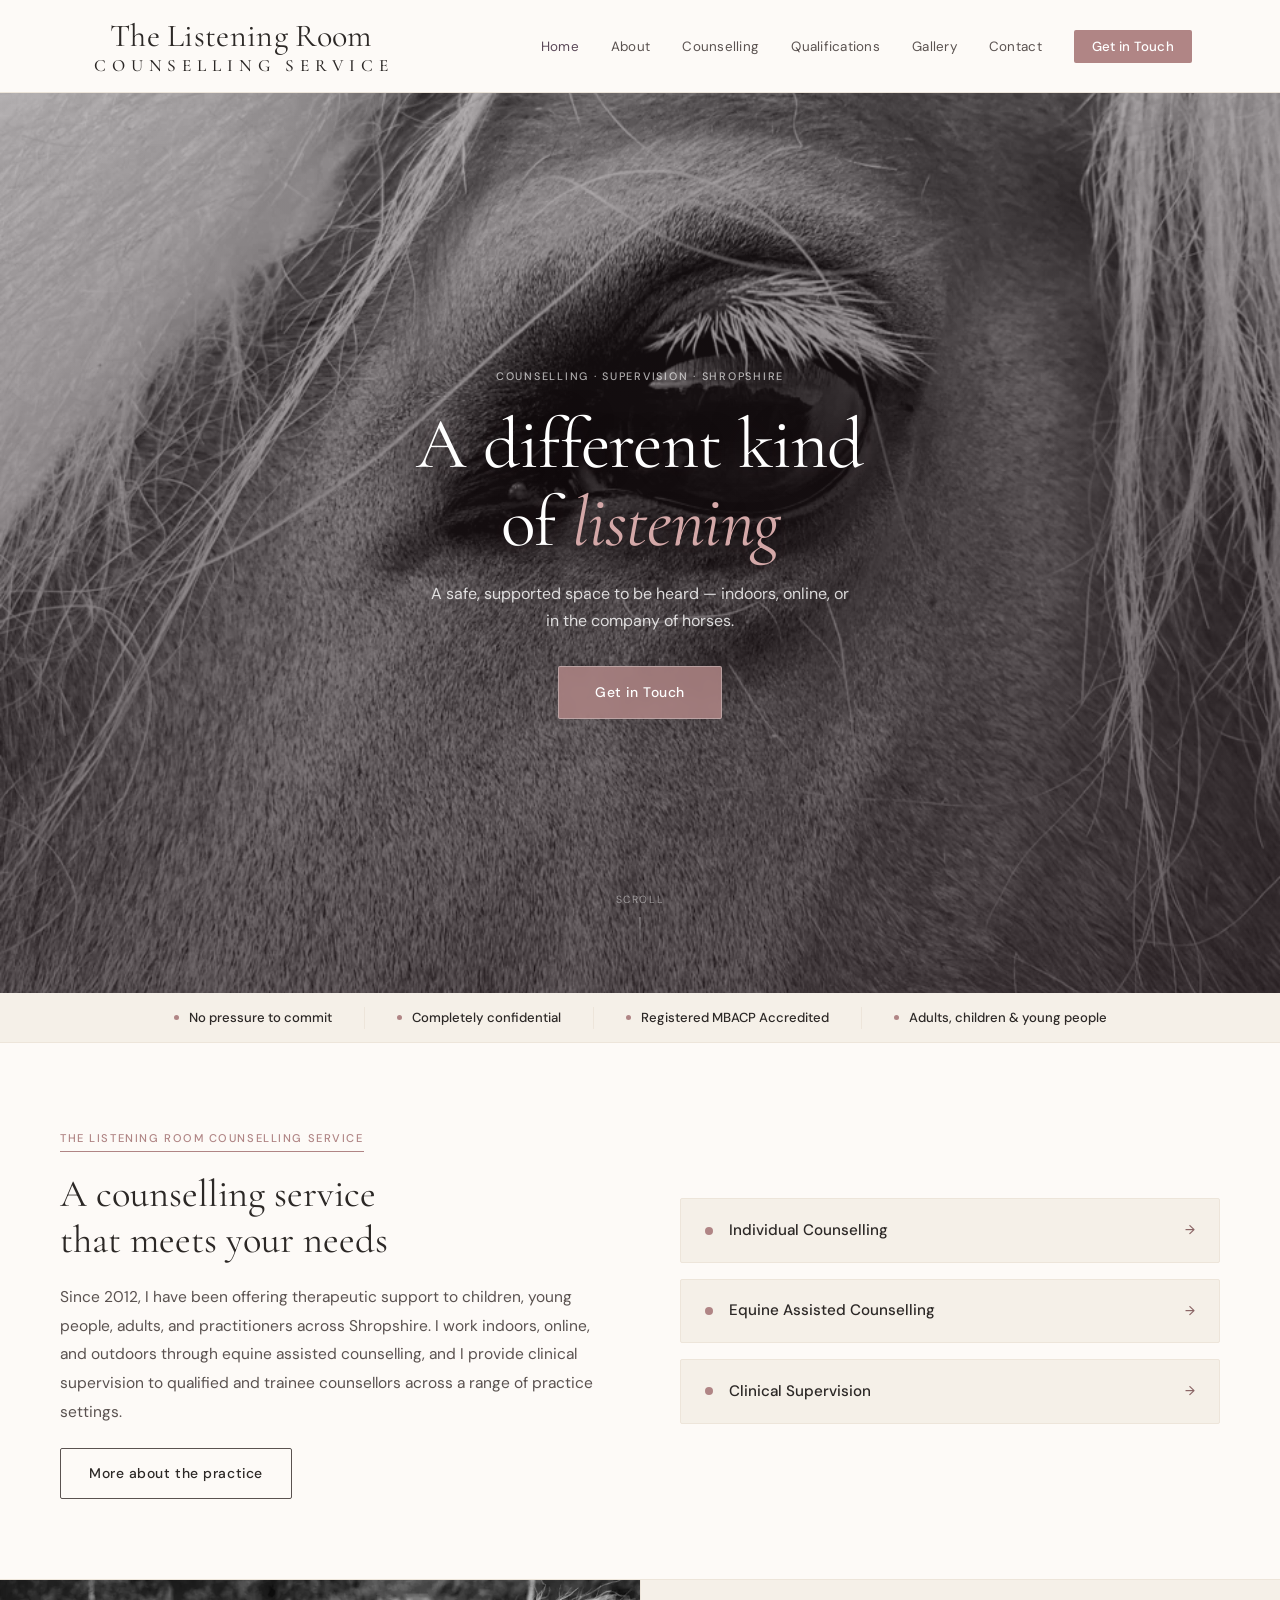
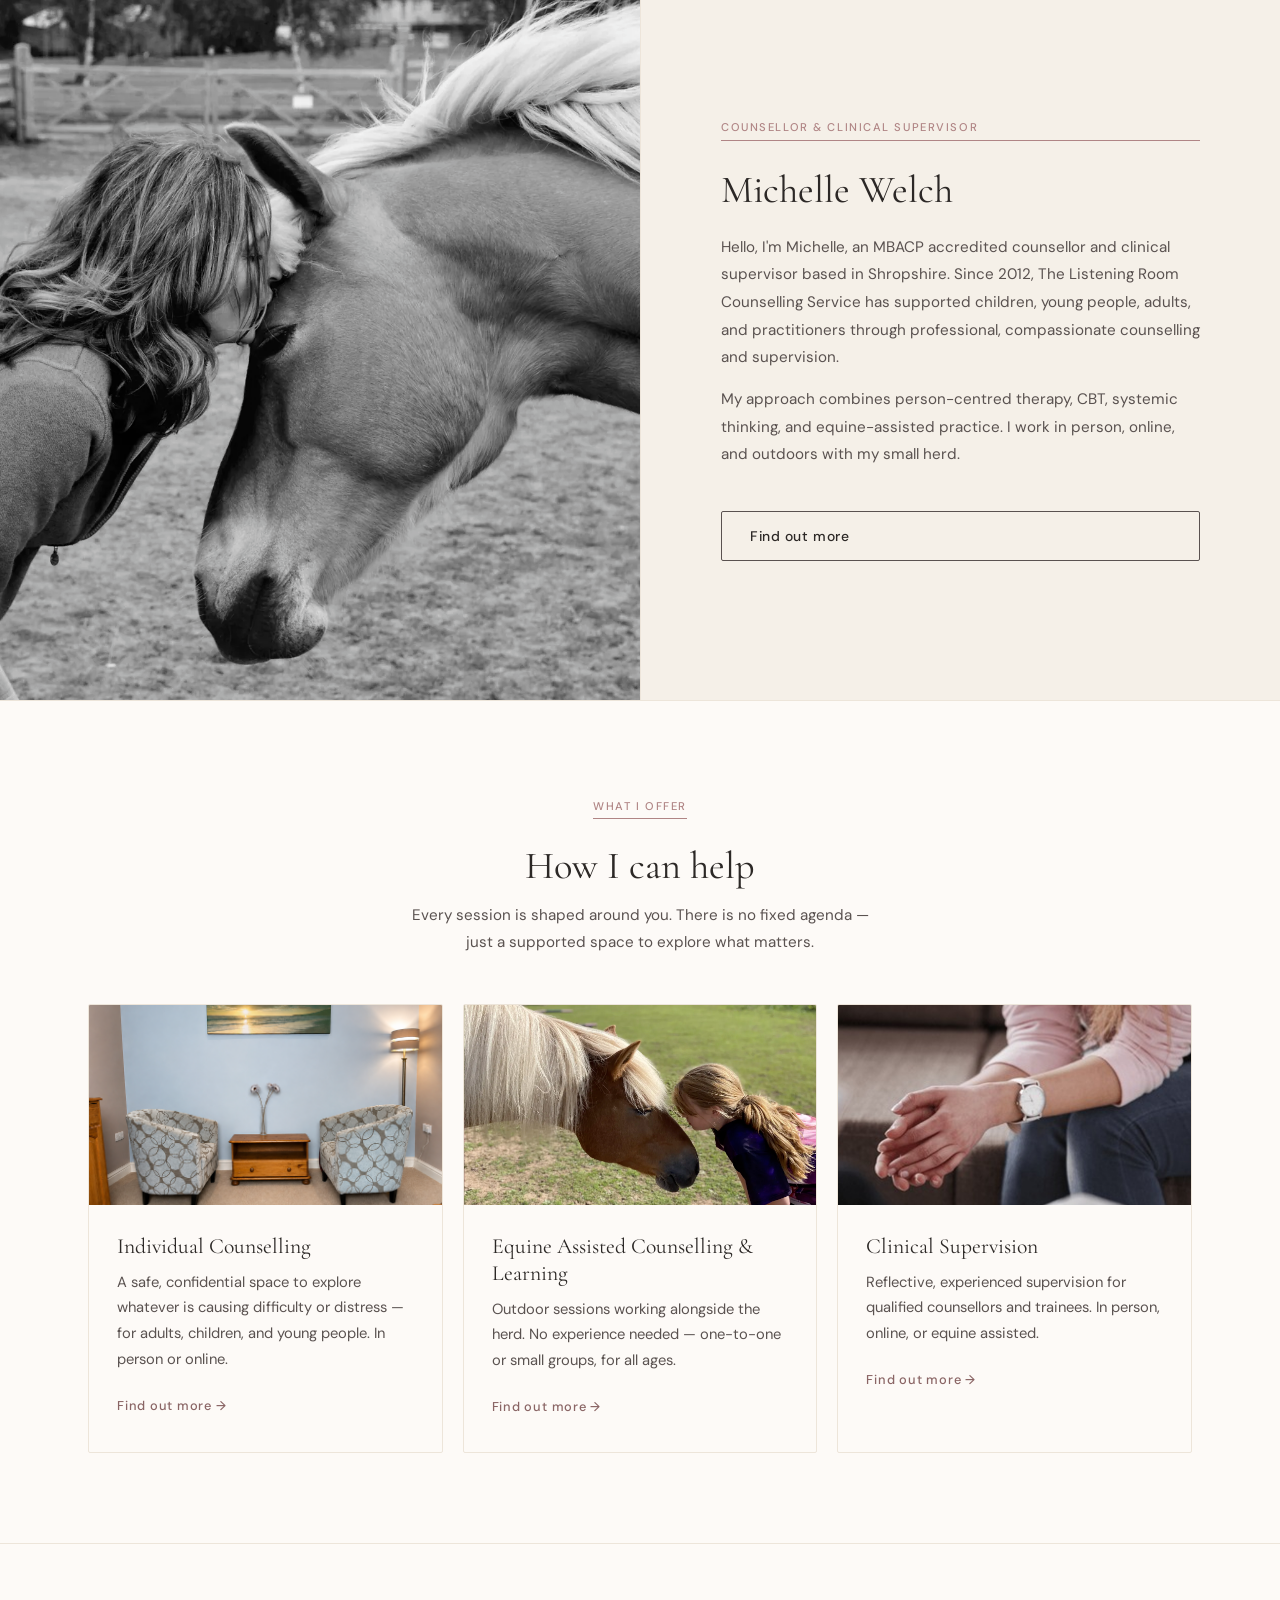
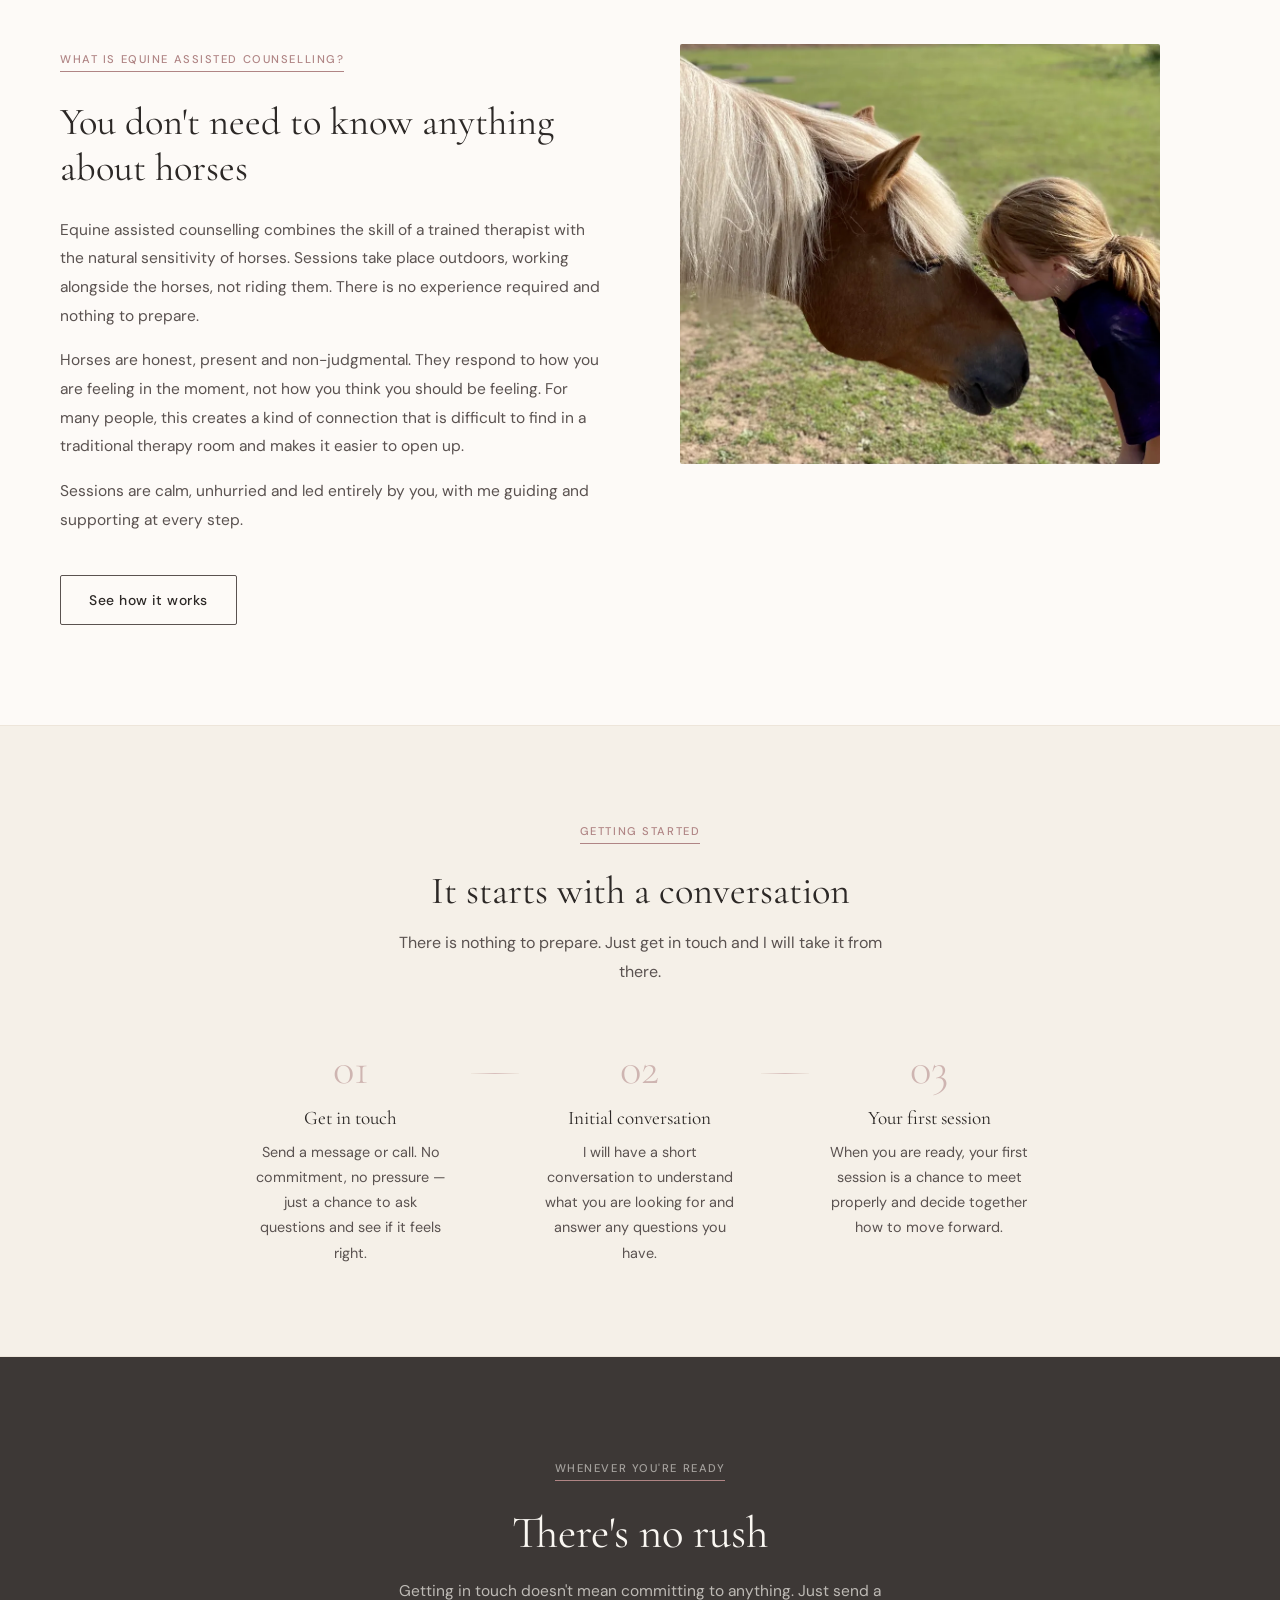
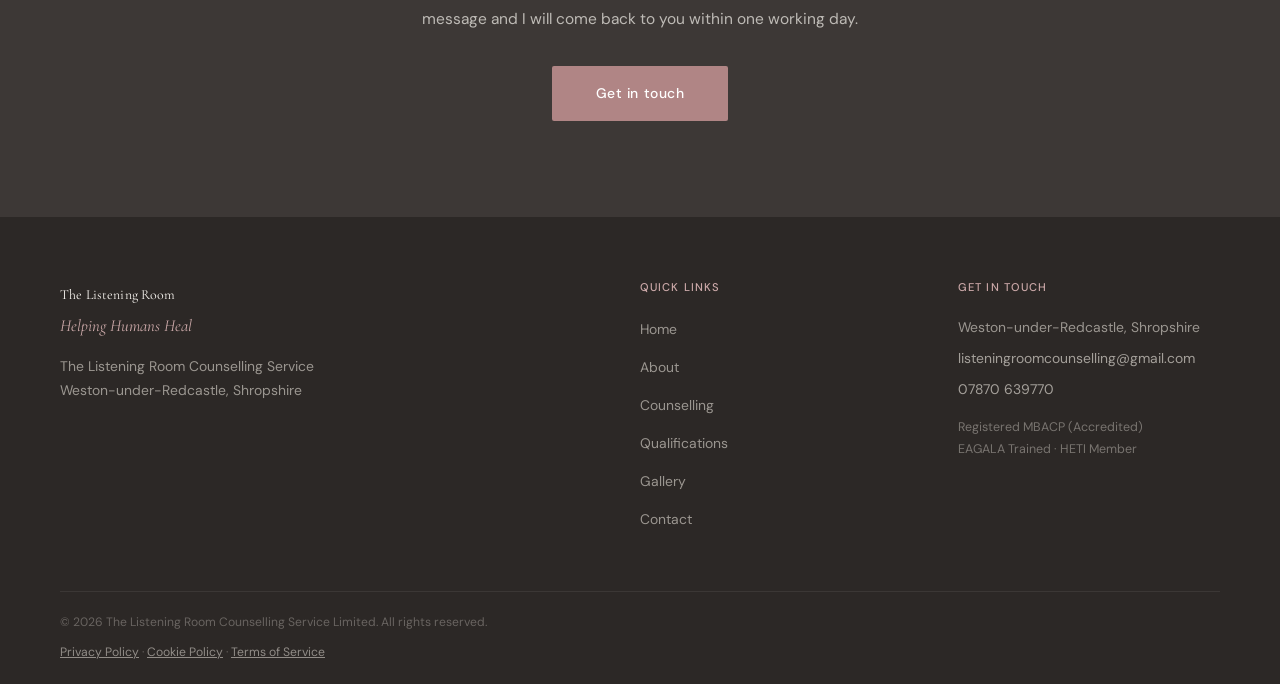
<file: index.html>
<!DOCTYPE html>
<html lang="en">
<head>
  <meta charset="UTF-8" />
  <meta name="viewport" content="width=device-width, initial-scale=1.0" />
  <title>The Listening Room Counselling Service | Shropshire</title>
  <meta name="description" content="Professional counselling, equine assisted counselling and clinical supervision for children, young people and adults in Shropshire. Michelle Welch, Registered MBACP Accredited." />
  <meta property="og:title" content="The Listening Room Counselling Service">
<meta property="og:description" content="Professional counselling, equine assisted counselling and clinical supervision for children, young people and adults in Shropshire. Michelle Welch, Registered MBACP Accredited.">
<meta property="og:image" content="https://listeningroomcounsellingservice.com/images/hero.jpg">
<script type="application/ld+json">
{
  "@context": "https://schema.org",
  "@type": "LocalBusiness",
  "name": "The Listening Room Counselling Service",
  "image": "https://listeningroomcounsellingservice.com/images/hero.jpg",
  "url": "https://listeningroomcounsellingservice.com",
  "telephone": "+447870639770",
  "address": {
    "@type": "PostalAddress",
    "streetAddress": "Parkside, Weston-under-Redcastle",
    "addressLocality": "Shrewsbury",
    "addressRegion": "Shropshire",
    "postalCode": "SY4 5UX",
    "addressCountry": "GB"
  },
  "areaServed": "North Shropshire",
  "description": "Professional counselling, equine assisted counselling and clinical supervision for children, young people and adults in Shropshire. Michelle Welch, Registered MBACP Accredited."
}
</script>
  <link rel="stylesheet" href="css/style.css" />
  <style>

    /* ── INTRO SECTION ──────────────────────────── */
    .practice-intro {
      padding: 80px 28px;
      background-color: var(--warm-white);
      border-bottom: 1px solid var(--cream-dark);
    }

    .practice-intro-inner {
      max-width: var(--max-width);
      margin: 0 auto;
      display: grid;
      grid-template-columns: 1fr 1fr;
      gap: 80px;
      align-items: center;
    }

    .practice-intro-text h2 {
      font-size: clamp(1.8rem, 3vw, 2.4rem);
      margin: 8px 0 20px;
      line-height: 1.2;
    }

    .practice-intro-text p {
      font-size: 0.97rem;
      max-width: none;
      line-height: 1.85;
      margin-bottom: 14px;
    }

    .practice-intro-text .practitioner-title {
      font-size: 0.9rem;
      font-weight: 500;
      color: var(--charcoal-light);
      margin-bottom: 4px;
      max-width: none;
      line-height: 1.5;
    }

    /* ── THREE SERVICES EQUAL ───────────────────── */
    .services-equal {
      display: flex;
      flex-direction: column;
      gap: 16px;
    }

    .service-equal-item {
      display: flex;
      align-items: center;
      gap: 16px;
      padding: 20px 24px;
      background-color: var(--linen);
      border: 1px solid var(--cream-dark);
      border-radius: 2px;
      transition: var(--transition);
      text-decoration: none;
    }

    .service-equal-item:hover {
      border-color: var(--rose-light);
      background-color: var(--warm-white);
    }

    .service-equal-dot {
      width: 8px;
      height: 8px;
      border-radius: 50%;
      background-color: var(--rose);
      flex-shrink: 0;
    }

    .service-equal-item p {
      font-size: 0.95rem;
      font-weight: 500;
      color: var(--charcoal);
      max-width: none;
      line-height: 1;
    }

    .service-equal-arrow {
      margin-left: auto;
      font-size: 0.8rem;
      color: var(--rose-dark);
      font-weight: 500;
    }

    @media (max-width: 768px) {
      .practice-intro-inner {
        grid-template-columns: 1fr;
        gap: 40px;
      }
    }

   .equine-img-accent {
  background-position: center 40%;
}

  </style>
</head>
<body>

  <!-- NAV -->
  <nav>
    <div class="nav-inner">
<a href="index.html" class="nav-logo">The Listening Room<span class="nav-logo-sub">Counselling Service</span></a>
      <button class="nav-toggle" aria-label="Toggle navigation">
        <span></span><span></span><span></span>
      </button>
      <ul class="nav-links">
        <li><a href="index.html" class="active">Home</a></li>
        <li><a href="pages/about.html">About</a></li>
        <li><a href="pages/counselling.html">Counselling</a></li>
        <li><a href="pages/qualifications.html">Qualifications</a></li>
        <li><a href="pages/gallery.html">Gallery</a></li>
        <li><a href="pages/contact.html">Contact</a></li>
        <li><a href="pages/contact.html" class="nav-cta">Get in Touch</a></li>
      </ul>
    </div>
  </nav>

  <!-- HERO -->
  <section class="hero-fullbleed">
    <div class="hero-bg" style="background-image: url('images/horse-eye.jpg');"></div>
    <div class="hero-overlay"></div>
    <div class="hero-fullbleed-content">
      <span class="hero-label">Counselling · Supervision · Shropshire</span>
      <h1>A different kind<br>of <em class="hero-em">listening</em></h1>
      <p class="hero-sub">A safe, supported space to be heard — indoors, online, or in the company of horses.</p>
      <a href="pages/contact.html" class="btn btn-hero">Get in Touch</a>
    </div>
    <div class="hero-scroll-indicator">
      <span>Scroll</span>
      <div class="hero-scroll-line"></div>
    </div>
  </section>

  <!-- REASSURANCE STRIP -->
  <section class="reassurance-strip">
    <div class="reassurance-inner">
      <div class="reassurance-item">
        <span class="reassurance-dot"></span>
        <p>No pressure to commit</p>
      </div>
      <div class="reassurance-divider"></div>
      <div class="reassurance-item">
        <span class="reassurance-dot"></span>
        <p>Completely confidential</p>
      </div>
      <div class="reassurance-divider"></div>
      <div class="reassurance-item">
        <span class="reassurance-dot"></span>
        <p>Registered MBACP Accredited</p>
      </div>
      <div class="reassurance-divider"></div>
      <div class="reassurance-item">
        <span class="reassurance-dot"></span>
        <p>Adults, children &amp; young people</p>
      </div>
    </div>
  </section>

  <!-- PRACTICE INTRO -->
  <section class="practice-intro">
    <div class="practice-intro-inner">
      <div class="practice-intro-text reveal reveal-left">
        <span class="section-label">The Listening Room Counselling Service</span>
        <h2>A counselling service<br>that meets your needs</h2>
        <p>Since 2012, I have been offering therapeutic support to children, young people, adults, and practitioners across Shropshire. I work indoors, online, and outdoors through equine assisted counselling, and I provide clinical supervision to qualified and trainee counsellors across a range of practice settings.</p>
<a href="pages/about.html" class="btn btn-outline" style="margin-top: 8px;">More about the practice</a>
      </div>
      <div class="reveal reveal-right">
        <div class="services-equal">
          <a href="pages/counselling.html#individual" class="service-equal-item">
            <span class="service-equal-dot"></span>
            <p>Individual Counselling</p>
            <span class="service-equal-arrow">→</span>
          </a>
          <a href="pages/counselling.html#equine" class="service-equal-item">
            <span class="service-equal-dot"></span>
            <p>Equine Assisted Counselling</p>
            <span class="service-equal-arrow">→</span>
          </a>
          <a href="pages/counselling.html#supervision" class="service-equal-item">
              <span class="service-equal-dot"></span>
            <p>Clinical Supervision</p>
            <span class="service-equal-arrow">→</span>
          </a>
        </div>
      </div>
    </div>
  </section>

  <!-- MICHELLE -->
  <section class="michelle-section">
    <div class="michelle-image reveal reveal-left">
      <div class="michelle-img-bg" style="background-image: url('images/michelle.jpg');"></div>
    </div>
    <div class="michelle-content reveal reveal-right">
      <span class="section-label">Counsellor &amp; Clinical Supervisor</span>
      <h2>Michelle Welch</h2>
<p>Hello, I'm Michelle, an MBACP accredited counsellor and clinical supervisor based in Shropshire. Since 2012, The Listening Room Counselling Service has supported children, young people, adults, and practitioners through professional, compassionate counselling and supervision.</p>
      <p>My approach combines person-centred therapy, CBT, systemic thinking, and equine-assisted practice. I work in person, online, and outdoors with my small herd.</p>
      <a href="pages/about.html" class="btn btn-outline" style="margin-top: 28px;">Find out more</a>
    </div>
  </section>

  <!-- SERVICES -->
  <section class="services-section">
    <div class="container">
      <div class="services-header reveal reveal-up">
        <span class="section-label">What I offer</span>
        <h2>How I can help</h2>
        <p class="services-intro">Every session is shaped around you. There is no fixed agenda — just a supported space to explore what matters.</p>
      </div>
      <div class="services-light-grid">

        <div class="service-light-card reveal reveal-up reveal-delay-1">
          <div class="service-light-img" style="background-image: url('images/room.jpg');"></div>
          <div class="service-light-body">
            <h3>Individual Counselling</h3>
            <p>A safe, confidential space to explore whatever is causing difficulty or distress — for adults, children, and young people. In person or online.</p>
<a href="pages/counselling.html#individual" class="for-you-link">Find out more →</a>
          </div>
        </div>

        <div class="service-light-card reveal reveal-up reveal-delay-2">
          <div class="service-light-img" style="background-image: url('images/equine.jpg');"></div>
          <div class="service-light-body">
            <h3>Equine Assisted Counselling &amp; Learning</h3>
            <p>Outdoor sessions working alongside the herd. No experience needed — one-to-one or small groups, for all ages.</p>
<a href="pages/counselling.html#equine" class="for-you-link">Find out more →</a>
          </div>
        </div>

        <div class="service-light-card reveal reveal-up reveal-delay-3">
          <div class="service-light-img" style="background-image: url('images/supervision.png');"></div>
          <div class="service-light-body">
            <h3>Clinical Supervision</h3>
            <p>Reflective, experienced supervision for qualified counsellors and trainees. In person, online, or equine assisted.</p>
<a href="pages/counselling.html#supervision" class="for-you-link">Find out more →</a>
          </div>
        </div>

      </div>
    </div>
  </section>

  <!-- EQUINE EXPLAINER -->
  <section class="equine-explainer reveal reveal-up" style="border-top: 1px solid var(--cream-dark);">
    <div class="equine-explainer-inner">
      <div class="equine-text">
        <span class="section-label">What is equine assisted counselling?</span>
        <h2>You don't need to know anything about horses</h2>
        <p>Equine assisted counselling combines the skill of a trained therapist with the natural sensitivity of horses. Sessions take place outdoors, working alongside the horses, not riding them. There is no experience required and nothing to prepare.</p>
        <p>Horses are honest, present and non-judgmental. They respond to how you are feeling in the moment, not how you think you should be feeling. For many people, this creates a kind of connection that is difficult to find in a traditional therapy room and makes it easier to open up.</p>
        <p>Sessions are calm, unhurried and led entirely by you, with me guiding and supporting at every step.</p>
        <a href="pages/counselling.html" class="btn btn-outline" style="margin-top: 1.5rem;">See how it works</a>
      </div>
<div class="equine-image-stack">
        <div class="equine-img-main" style="background-image: url('images/equine.jpg');"></div>
      </div>
      </div>
  </section>

  <!-- PROCESS -->
  <section class="process-section reveal reveal-up">
    <div class="container">
      <div class="process-header">
        <span class="section-label">Getting started</span>
        <h2>It starts with a conversation</h2>
        <p style="margin: 14px auto 0; max-width: 500px; text-align: center;">There is nothing to prepare. Just get in touch and I will take it from there.</p>
      </div>
      <div class="process-steps">
        <div class="process-step">
          <span class="process-number">01</span>
          <h3>Get in touch</h3>
          <p>Send a message or call. No commitment, no pressure — just a chance to ask questions and see if it feels right.</p>
        </div>
        <div class="process-connector"></div>
        <div class="process-step">
          <span class="process-number">02</span>
          <h3>Initial conversation</h3>
          <p>I will have a short conversation to understand what you are looking for and answer any questions you have.</p>
        </div>
        <div class="process-connector"></div>
        <div class="process-step">
          <span class="process-number">03</span>
          <h3>Your first session</h3>
          <p>When you are ready, your first session is a chance to meet properly and decide together how to move forward.</p>
        </div>
      </div>
    </div>
  </section>

  <!-- CTA -->
  <section class="cta-warm">
    <div class="cta-warm-inner reveal reveal-up">
      <span class="section-label" style="color: rgba(250,247,242,0.55);">Whenever you're ready</span>
      <h2>There's no rush</h2>
      <p>Getting in touch doesn't mean committing to anything. Just send a message and I will come back to you within one working day.</p>
      <a href="pages/contact.html" class="btn btn-rose" style="margin-top: 2rem; padding: 15px 44px;">Get in touch</a>
    </div>
  </section>

<!-- FOOTER -->
  <footer>
    <div class="footer-inner">
      <div class="footer-brand">
        <p class="nav-logo" style="color: var(--cream);">The Listening Room</p>
        <p style="font-style: italic; color: var(--rose-light); font-family: var(--font-heading); font-size: 1.05rem; margin-top: 6px;">Helping Humans Heal</p>
        <p style="margin-top: 14px;">The Listening Room Counselling Service<br>Weston-under-Redcastle, Shropshire</p>
      </div>
      <div>
        <p class="footer-heading">Quick Links</p>
        <ul class="footer-links">
          <li><a href="index.html">Home</a></li>
          <li><a href="pages/about.html">About</a></li>
          <li><a href="pages/counselling.html">Counselling</a></li>
          <li><a href="pages/qualifications.html">Qualifications</a></li>
          <li><a href="pages/gallery.html">Gallery</a></li>
          <li><a href="pages/contact.html">Contact</a></li>
        </ul>
      </div>
      <div>
        <p class="footer-heading">Get in Touch</p>
        <div class="footer-contact">
          <p>Weston-under-Redcastle, Shropshire</p>
          <p><a href="mailto:listeningroomcounselling@gmail.com" style="color: rgba(245,240,232,0.6);">listeningroomcounselling@gmail.com</a></p>
          <p><a href="tel:07870639770" style="color: rgba(245,240,232,0.6);">07870 639770</a></p>
          <p style="margin-top: 14px; font-size: 0.78rem; color: rgba(245,240,232,0.38);">Registered MBACP (Accredited)<br>EAGALA Trained · HETI Member</p>
        </div>
      </div>
    </div>
    <div class="footer-bottom">
      <p>&copy; 2026 The Listening Room Counselling Service Limited. All rights reserved.</p>
      <p class="footer-legal">
        <a href="pages/privacy-policy.html">Privacy Policy</a> · 
        <a href="pages/cookie-policy.html">Cookie Policy</a> · 
        <a href="pages/terms-of-service.html">Terms of Service</a>
      </p>
    </div>
  </footer>

  <script src="js/main.js"></script>
</body>
</html>
</file>
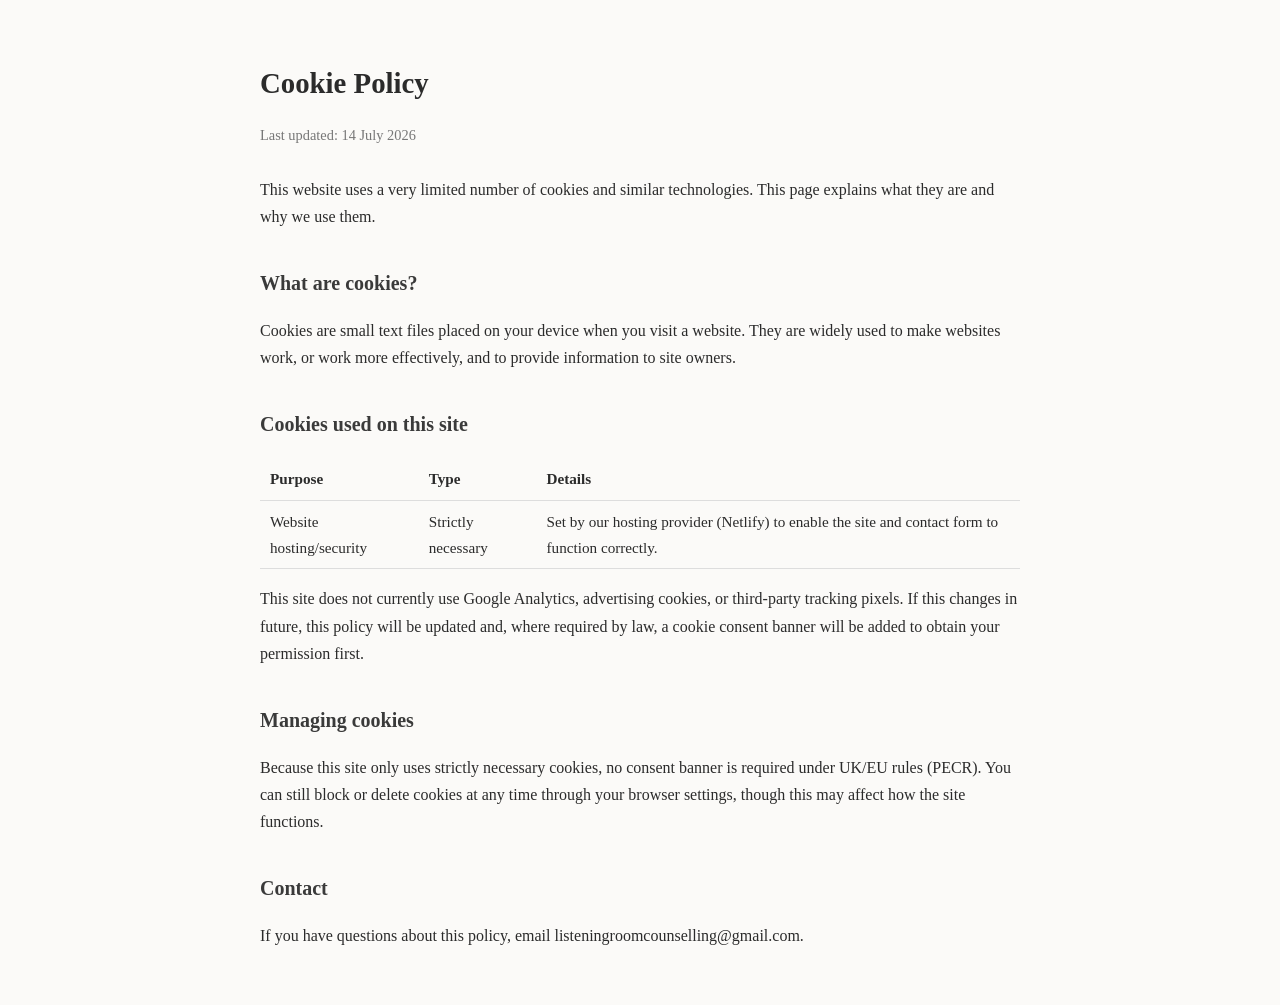
<file: pages/cookie-policy.html>
<!DOCTYPE html>
<html lang="en">
<head>
<meta charset="UTF-8">
<meta name="viewport" content="width=device-width, initial-scale=1.0">
<title>Cookie Policy | The Listening Room Counselling Service</title>
<style>
  body { font-family: Georgia, 'Times New Roman', serif; max-width: 760px; margin: 0 auto; padding: 40px 20px; line-height: 1.7; color: #2b2b2b; background: #fbfaf8; }
  h1 { font-size: 1.8em; margin-bottom: 0.2em; }
  h2 { font-size: 1.25em; margin-top: 1.8em; color: #3a3a3a; }
  .updated { color: #777; font-size: 0.9em; margin-bottom: 2em; }
  a { color: #6b6b8d; }
  table { border-collapse: collapse; width: 100%; margin-top: 1em; }
  th, td { text-align: left; padding: 8px 10px; border-bottom: 1px solid #ddd; font-size: 0.95em; }
</style>
</head>
<body>

<h1>Cookie Policy</h1>
<p class="updated">Last updated: 14 July 2026</p>

<p>This website uses a very limited number of cookies and similar technologies. This page explains what they are and why we use them.</p>

<h2>What are cookies?</h2>
<p>Cookies are small text files placed on your device when you visit a website. They are widely used to make websites work, or work more effectively, and to provide information to site owners.</p>

<h2>Cookies used on this site</h2>
<table>
  <tr><th>Purpose</th><th>Type</th><th>Details</th></tr>
  <tr><td>Website hosting/security</td><td>Strictly necessary</td><td>Set by our hosting provider (Netlify) to enable the site and contact form to function correctly.</td></tr>
</table>

<p>This site does not currently use Google Analytics, advertising cookies, or third-party tracking pixels. If this changes in future, this policy will be updated and, where required by law, a cookie consent banner will be added to obtain your permission first.</p>

<h2>Managing cookies</h2>
<p>Because this site only uses strictly necessary cookies, no consent banner is required under UK/EU rules (PECR). You can still block or delete cookies at any time through your browser settings, though this may affect how the site functions.</p>

<h2>Contact</h2>
<p>If you have questions about this policy, email listeningroomcounselling@gmail.com.</p>

</body>
</html>
</file>
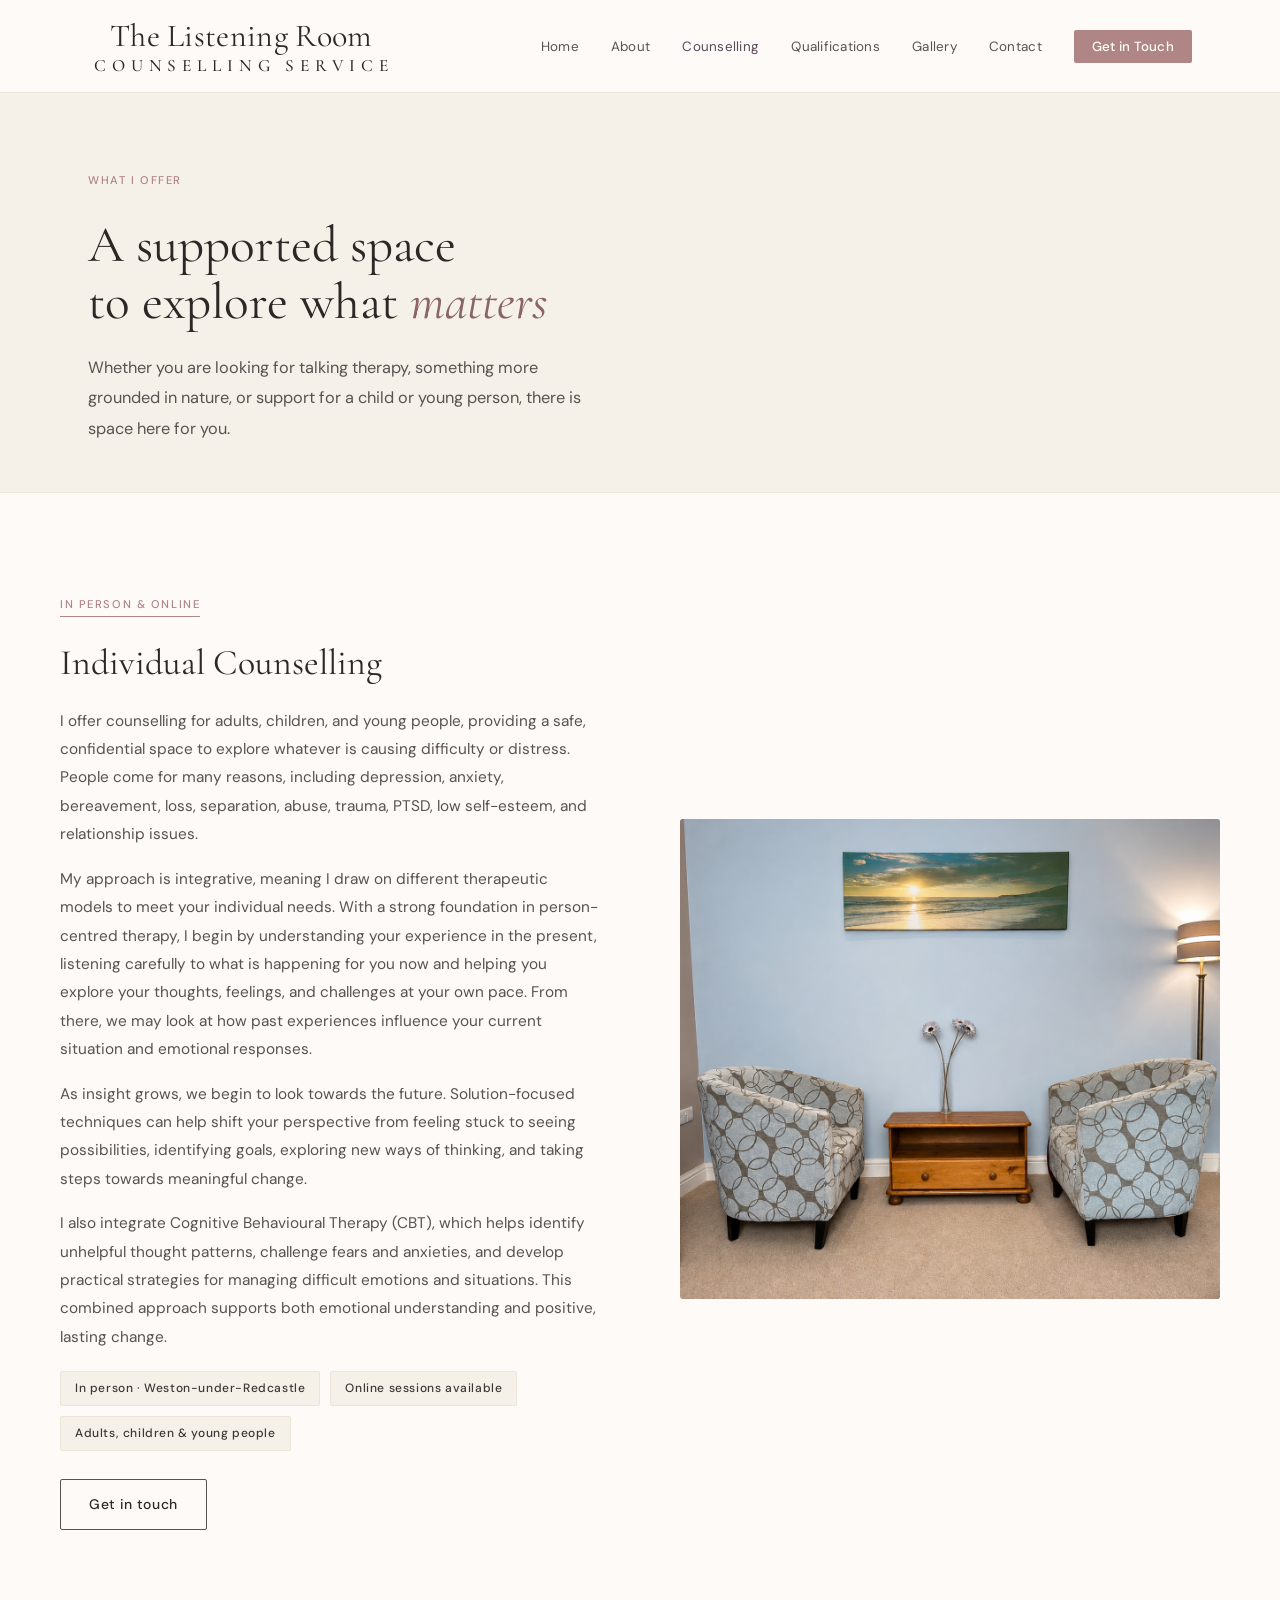
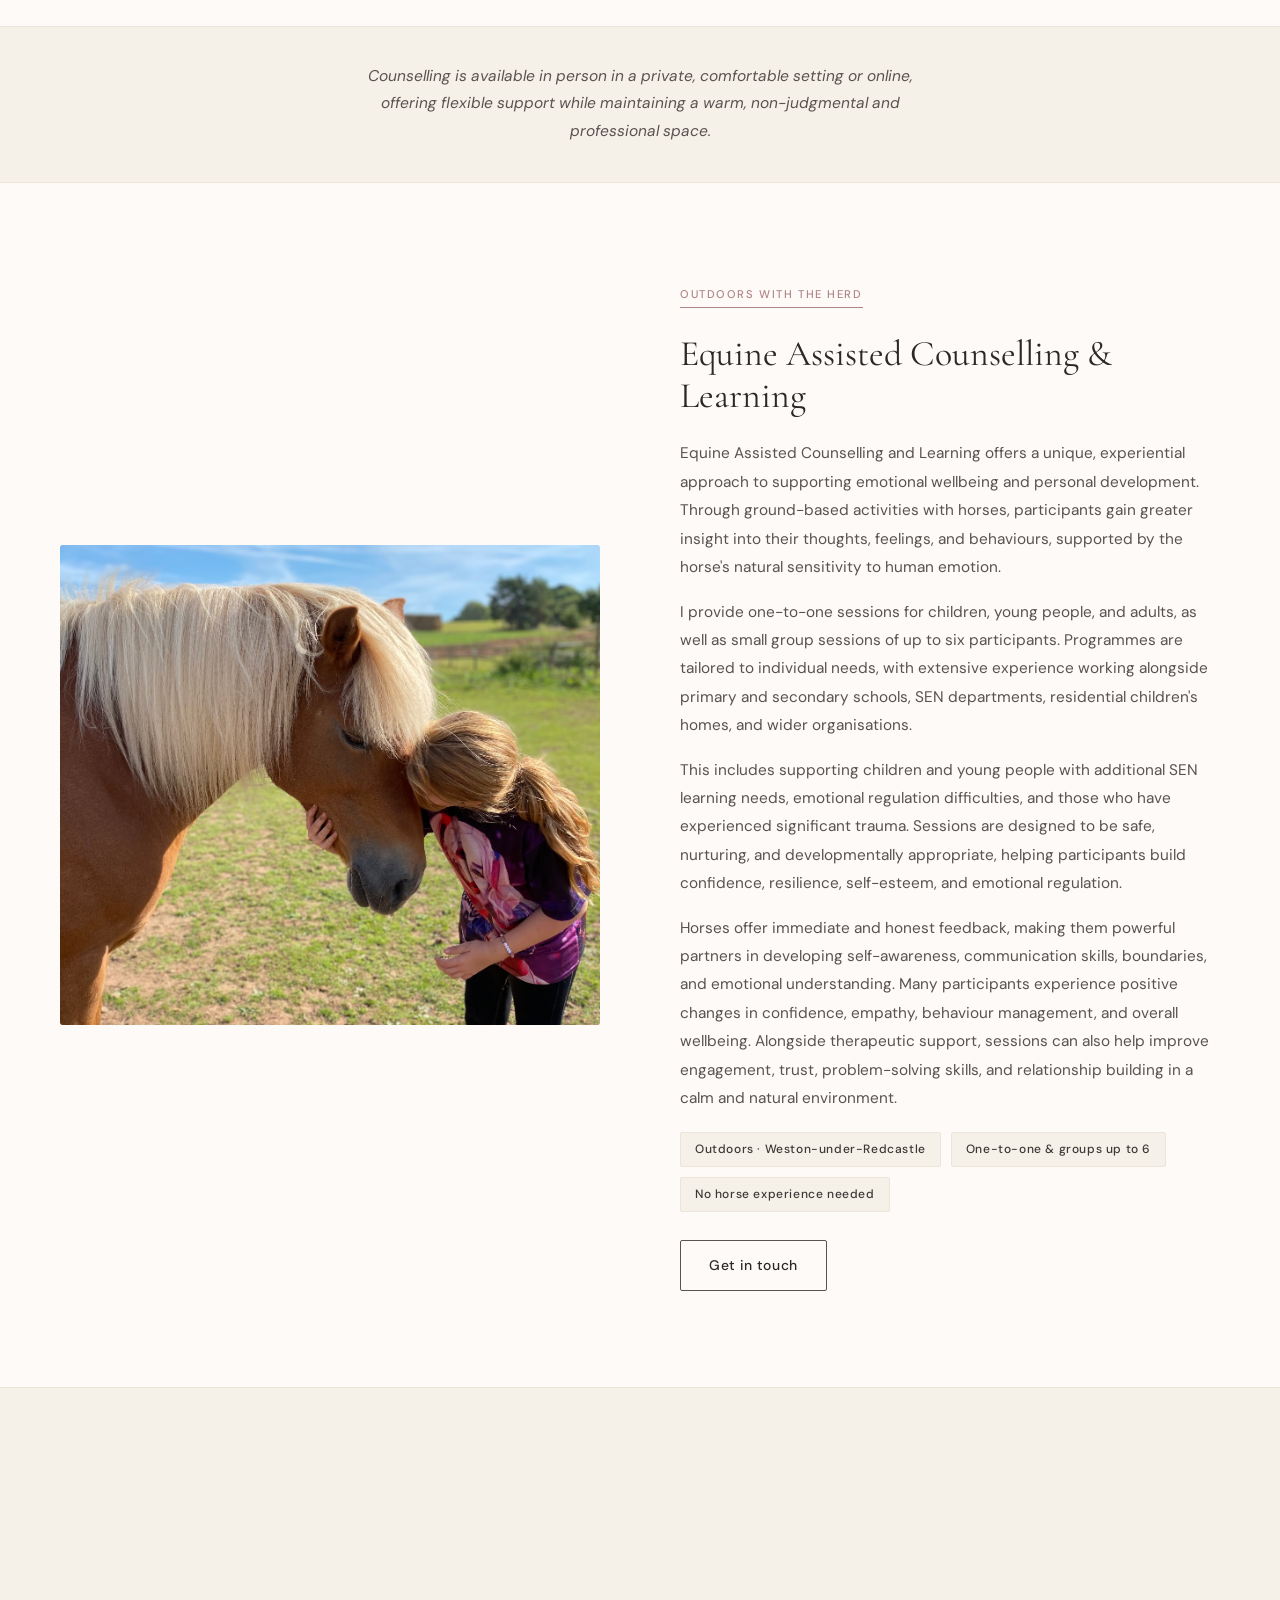
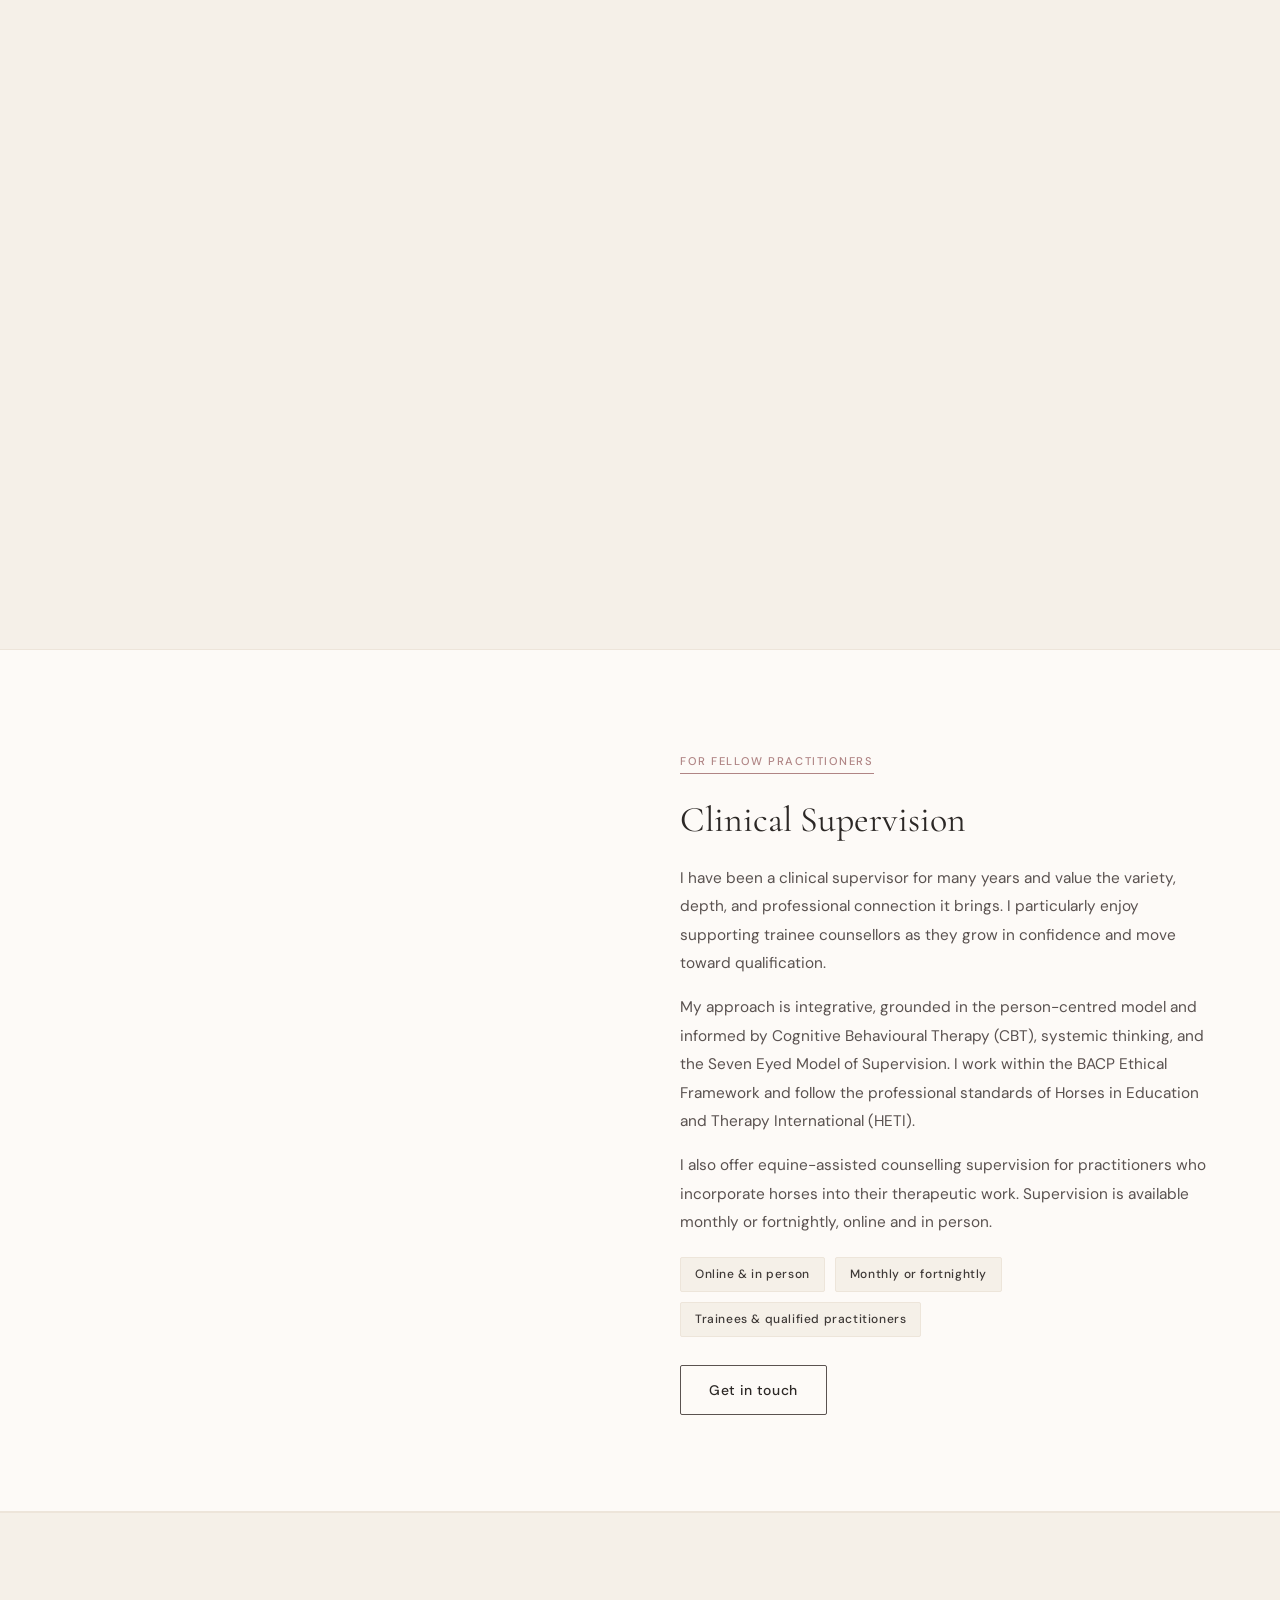
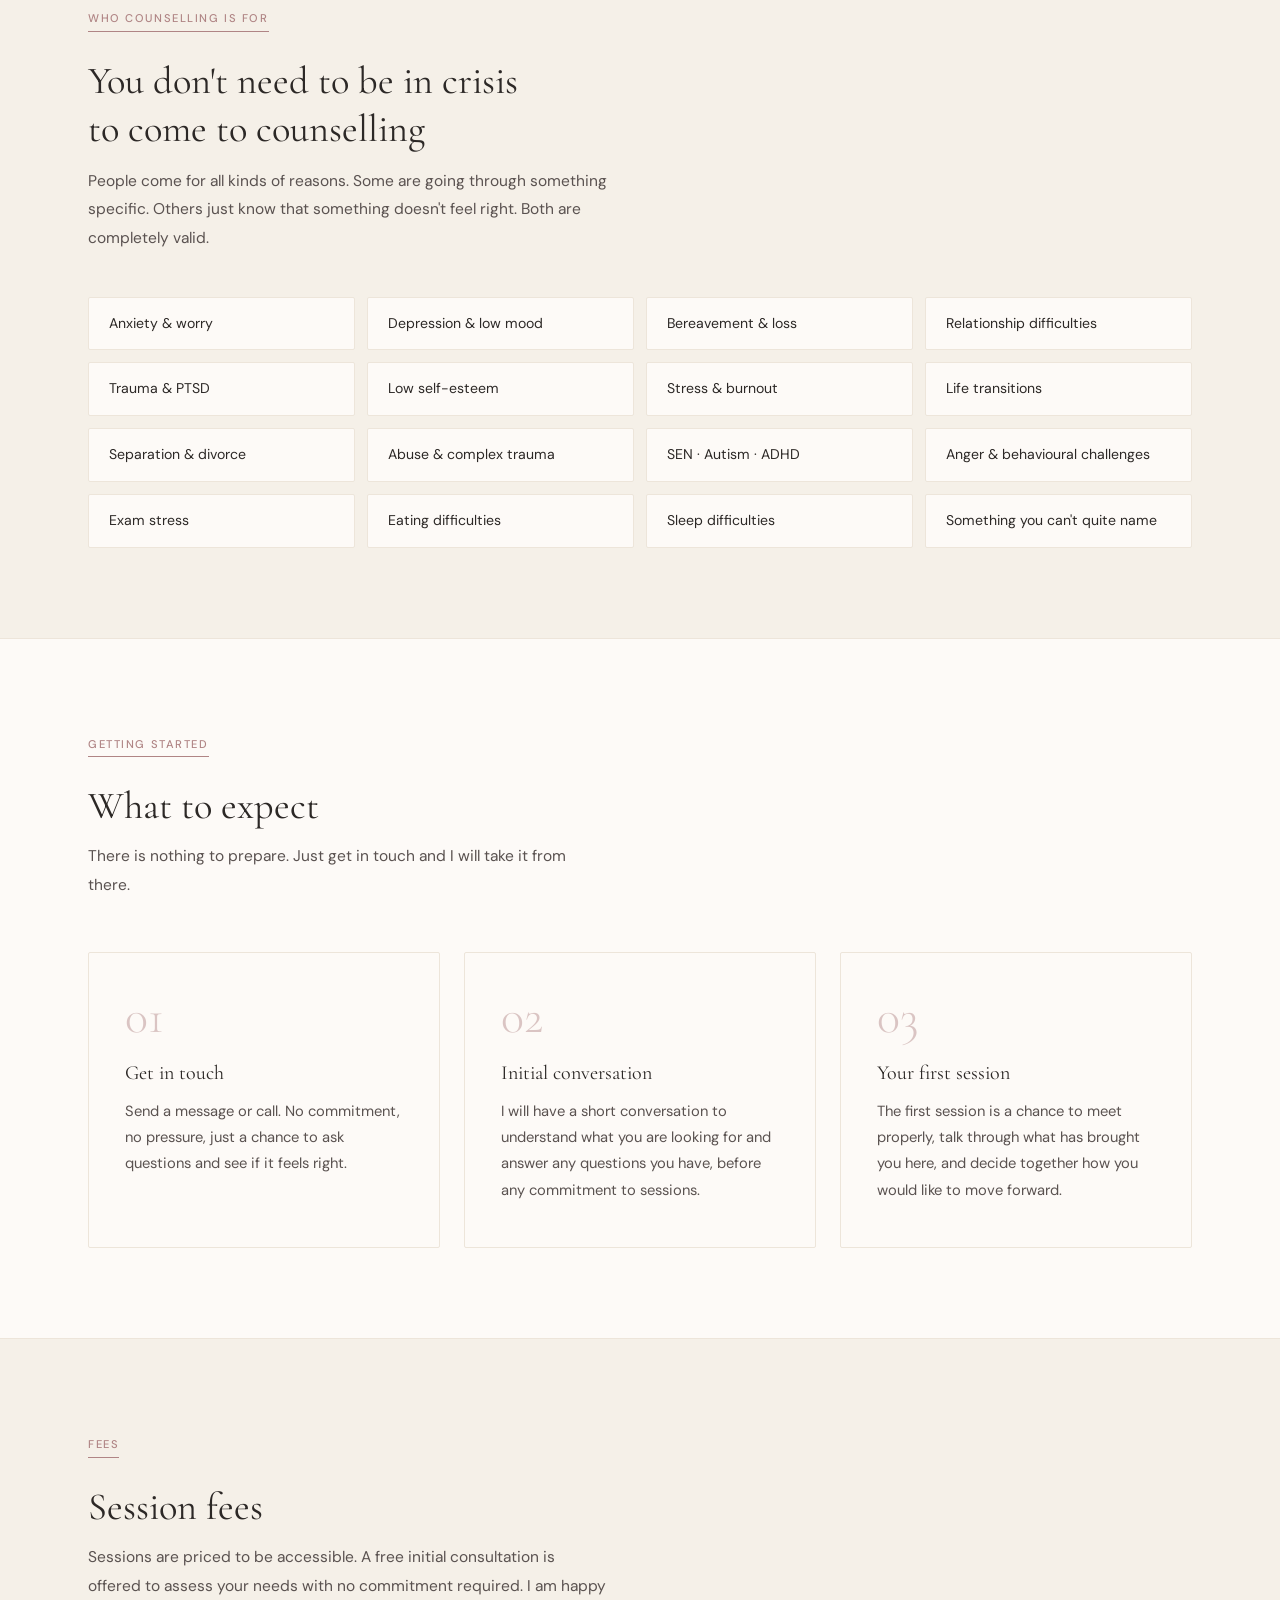
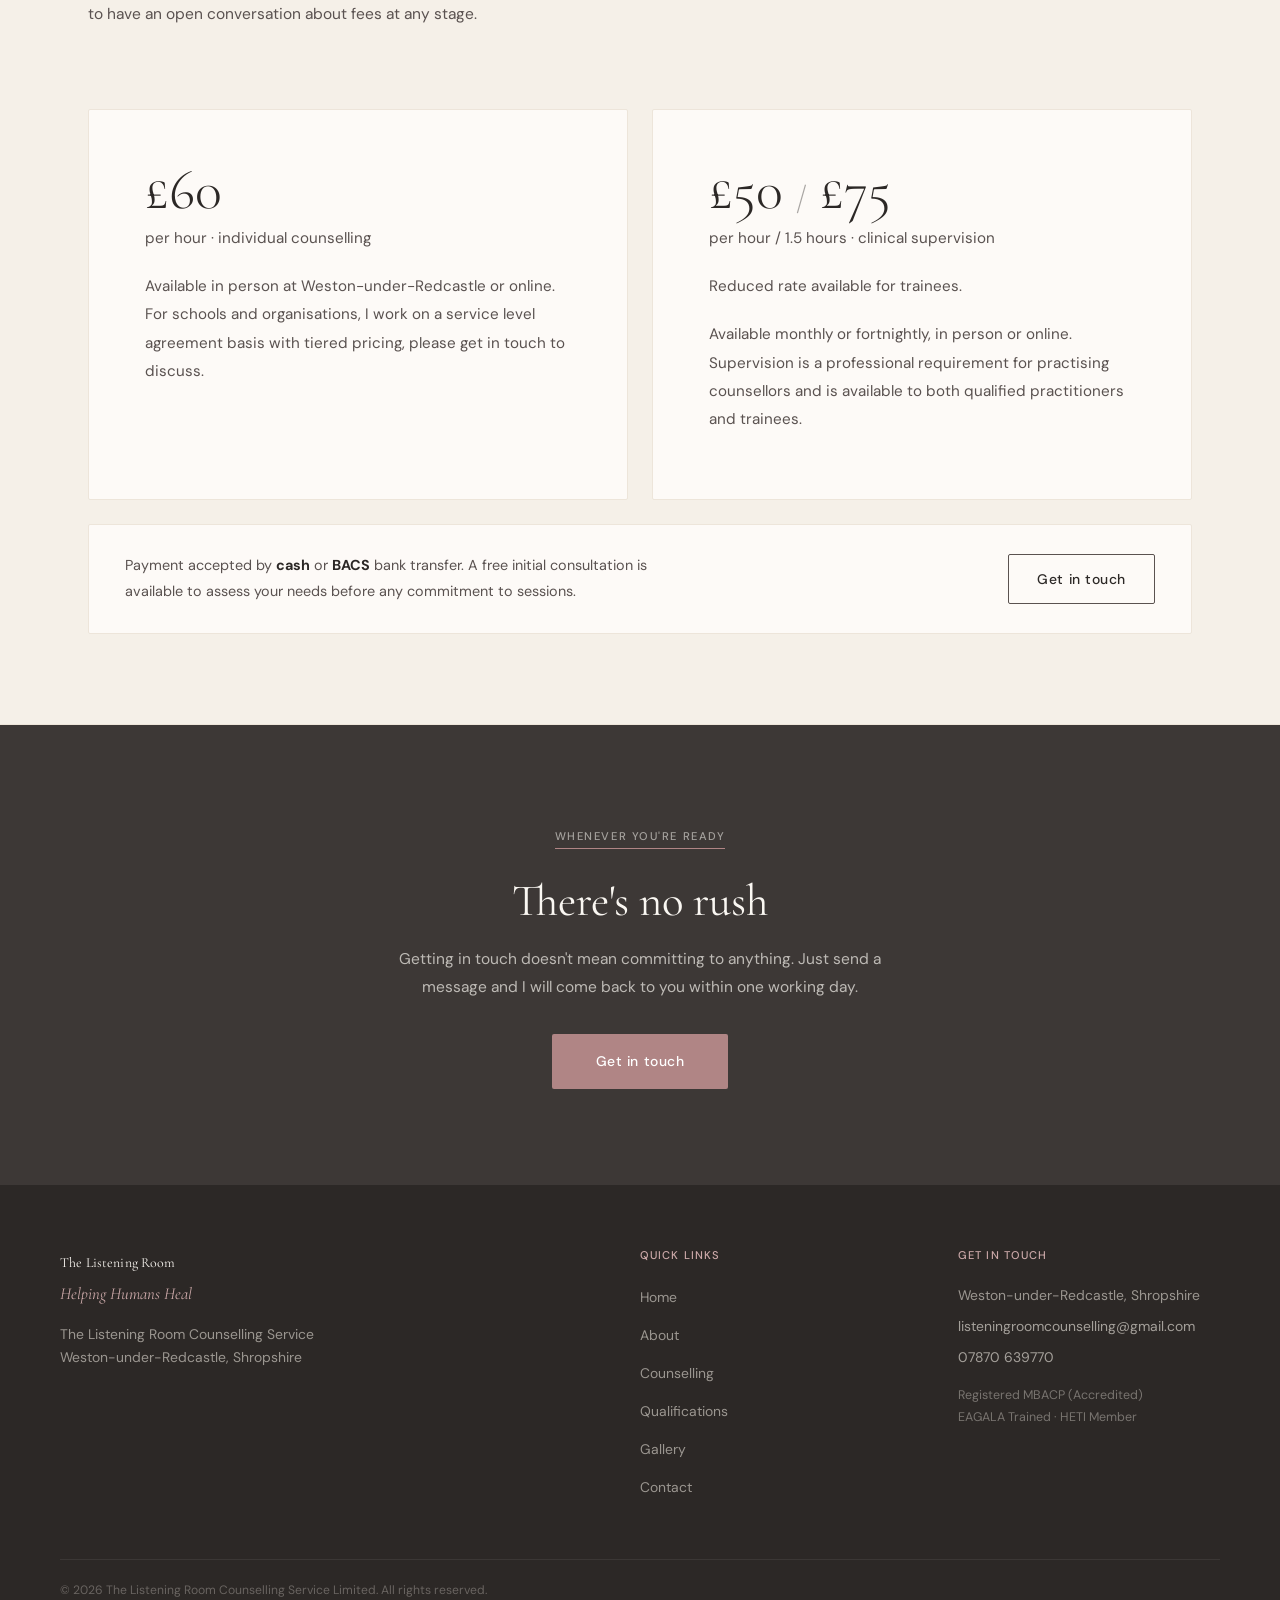
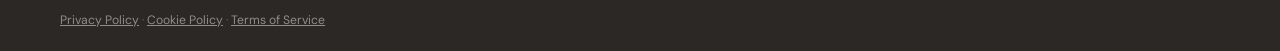
<file: pages/counselling.html>
<!DOCTYPE html>
<html lang="en">
<head>
  <meta charset="UTF-8" />
  <meta name="viewport" content="width=device-width, initial-scale=1.0" />
  <title>Counselling Services | The Listening Room Counselling Service</title>
  <meta name="description" content="Individual counselling, equine assisted counselling and learning, and support for children and young people in Shropshire. Michelle Welch, Registered MBACP Accredited." />
  <link rel="stylesheet" href="../css/style.css" />
  <style>

    .service-feature {
      padding: 96px 28px;
      border-bottom: 1px solid var(--cream-dark);
    }

    .service-feature:nth-child(even) {
      background-color: var(--linen);
    }

    .service-feature-inner {
      max-width: var(--max-width);
      margin: 0 auto;
      display: grid;
      grid-template-columns: 1fr 1fr;
      gap: 80px;
      align-items: center;
    }

    .service-feature-inner.reverse {
      direction: rtl;
    }

    .service-feature-inner.reverse > * {
      direction: ltr;
    }

    .service-feature-img {
      border-radius: 2px;
      overflow: hidden;
    }

    .service-feature-img img {
      width: 100%;
      height: 480px;
      object-fit: cover;
      object-position: center;
      display: block;
      border-radius: 2px;
      transition: transform 10s ease;
    }

    .service-feature-img:hover img {
      transform: scale(1.03);
    }

    /* Image placeholder for missing photos */
    .service-feature-img-placeholder {
      width: 100%;
      height: 480px;
      background-color: var(--linen);
      border: 1px dashed var(--cream-dark);
      border-radius: 2px;
      display: flex;
      align-items: center;
      justify-content: center;
      flex-direction: column;
      gap: 10px;
    }

    .service-feature-img-placeholder p {
      font-size: 0.78rem;
      color: var(--rose-light);
      max-width: none;
      letter-spacing: 0.06em;
      font-weight: 500;
      text-transform: uppercase;
    }

    .service-text h2 {
      font-size: clamp(1.8rem, 2.8vw, 2.4rem);
      margin: 14px 0 22px;
      line-height: 1.18;
    }

    .service-text p {
      font-size: 0.96rem;
      max-width: none;
      line-height: 1.85;
      margin-bottom: 16px;
    }

    .delivery-strip {
      display: flex;
      gap: 10px;
      flex-wrap: wrap;
      margin: 20px 0 28px;
    }

    .delivery-tag {
      font-size: 0.75rem;
      font-weight: 500;
      letter-spacing: 0.05em;
      color: var(--charcoal-mid);
      background-color: var(--linen);
      border: 1px solid var(--cream-dark);
      padding: 6px 14px;
      border-radius: 2px;
    }

    .issues-grid {
      display: grid;
      grid-template-columns: repeat(4, 1fr);
      gap: 12px;
      margin-top: 44px;
    }

    .issue-pill {
      background-color: var(--warm-white);
      border: 1px solid var(--cream-dark);
      border-radius: 2px;
      padding: 16px 20px;
      transition: var(--transition);
    }

    .issue-pill:hover {
      border-color: var(--rose-light);
    }

    .issue-pill p {
      font-size: 0.88rem;
      color: var(--charcoal);
      max-width: none;
      line-height: 1.4;
    }

    .expect-grid {
      display: grid;
      grid-template-columns: repeat(3, 1fr);
      gap: 24px;
      margin-top: 52px;
    }

    .expect-card {
      padding: 40px 36px 44px;
      border: 1px solid var(--cream-dark);
      border-radius: 2px;
      background-color: var(--warm-white);
      transition: var(--transition);
    }

    .expect-card:hover { border-color: var(--rose-light); }

    .expect-number {
      display: block;
      font-family: var(--font-heading);
      font-size: 3rem;
      font-weight: 300;
      color: var(--rose);
      opacity: 0.45;
      line-height: 1;
      margin-bottom: 20px;
    }

    .expect-card h3 { font-size: 1.25rem; margin-bottom: 12px; }
    .expect-card p { font-size: 0.92rem; max-width: none; line-height: 1.8; }

    .fees-block {
      background-color: var(--warm-white);
      border: 1px solid var(--cream-dark);
      border-radius: 2px;
      padding: 52px 56px;
      max-width: 720px;
      margin-top: 40px;
    }

    .fees-block h3 { font-size: 1.4rem; margin-bottom: 16px; }
    .fees-block p { font-size: 0.95rem; max-width: none; line-height: 1.85; margin-bottom: 14px; }

    .fee-amount {
      font-family: var(--font-heading);
      font-size: 3rem;
      font-weight: 300;
      color: var(--charcoal);
      line-height: 1;
      margin-bottom: 6px;
    }

    .fee-label {
      font-size: 0.82rem;
      color: var(--charcoal-light);
      margin-bottom: 20px !important;
    }

    @media (max-width: 768px) {
      .service-feature { padding: 60px 24px; }
      .service-feature-inner,
      .service-feature-inner.reverse {
        grid-template-columns: 1fr !important;
        direction: ltr !important;
        gap: 32px !important;
      }
      .service-feature-img img,
      .service-feature-img-placeholder { height: 260px !important; }
      .issues-grid { grid-template-columns: repeat(2, 1fr) !important; }
      .expect-grid { grid-template-columns: 1fr !important; }
      .fees-block { padding: 36px 28px; }
    }
  </style>
</head>
<body>

  <!-- NAV -->
  <nav>
    <div class="nav-inner">
<a href="../index.html" class="nav-logo">The Listening Room<span class="nav-logo-sub">Counselling Service</span></a>
      <button class="nav-toggle" aria-label="Toggle navigation">
        <span></span><span></span><span></span>
      </button>
      <ul class="nav-links">
        <li><a href="../index.html">Home</a></li>
        <li><a href="about.html">About</a></li>
        <li><a href="counselling.html" class="active">Counselling</a></li>
        <li><a href="qualifications.html">Qualifications</a></li>
        <li><a href="gallery.html">Gallery</a></li>
        <li><a href="contact.html">Contact</a></li>
        <li><a href="contact.html" class="nav-cta">Get in Touch</a></li>
      </ul>
    </div>
  </nav>

<!-- PAGE HERO -->
  <section style="background-color: var(--linen); padding: 72px 28px 48px; border-bottom: 1px solid var(--cream-dark);">
    <div class="container">
      <span class="section-label reveal reveal-up">What I offer</span>
      <h1 class="reveal reveal-up reveal-delay-1" style="margin-top: 12px; font-size: clamp(2.2rem, 4vw, 3.5rem); max-width: 640px; line-height: 1.12;">A supported space<br>to explore what <em>matters</em></h1>
      <p class="reveal reveal-up reveal-delay-2" style="font-size: 1.02rem; max-width: 520px; margin-top: 22px; line-height: 1.85;">Whether you are looking for talking therapy, something more grounded in nature, or support for a child or young person, there is space here for you.</p>
    </div>
  </section>
  
  <!-- SERVICE 1 — INDIVIDUAL COUNSELLING -->
  <section class="service-feature" id="individual">

  <div class="service-feature-inner reverse">
<div class="reveal reveal-right">
        <div class="service-feature-img">
          <img src="../images/room.jpg" alt="The Listening Room counselling room" />
        </div>
      </div>

      <div class="service-text reveal reveal-left">
        <span class="section-label">In person &amp; online</span>
        <h2>Individual Counselling</h2>
        <p>I offer counselling for adults, children, and young people, providing a safe, confidential space to explore whatever is causing difficulty or distress. People come for many reasons, including depression, anxiety, bereavement, loss, separation, abuse, trauma, PTSD, low self-esteem, and relationship issues.</p>
        <p>My approach is integrative, meaning I draw on different therapeutic models to meet your individual needs. With a strong foundation in person-centred therapy, I begin by understanding your experience in the present, listening carefully to what is happening for you now and helping you explore your thoughts, feelings, and challenges at your own pace. From there, we may look at how past experiences influence your current situation and emotional responses.</p>
        <p>As insight grows, we begin to look towards the future. Solution-focused techniques can help shift your perspective from feeling stuck to seeing possibilities, identifying goals, exploring new ways of thinking, and taking steps towards meaningful change.</p>
        <p>I also integrate Cognitive Behavioural Therapy (CBT), which helps identify unhelpful thought patterns, challenge fears and anxieties, and develop practical strategies for managing difficult emotions and situations. This combined approach supports both emotional understanding and positive, lasting change.</p>
        <div class="delivery-strip">
          <span class="delivery-tag">In person · Weston-under-Redcastle</span>
          <span class="delivery-tag">Online sessions available</span>
          <span class="delivery-tag">Adults, children &amp; young people</span>
        </div>
        <a href="contact.html" class="btn btn-outline">Get in touch</a>
      </div>
    </div>
  </section>

  <!-- BRIDGE LINE -->
  <div style="background-color: var(--linen); padding: 36px 28px; border-bottom: 1px solid var(--cream-dark); text-align: center;">
    <p style="font-size: 0.97rem; max-width: 600px; margin: 0 auto; font-style: italic; color: var(--charcoal-light); line-height: 1.8;">Counselling is available in person in a private, comfortable setting or online, offering flexible support while maintaining a warm, non-judgmental and professional space.</p>
  </div>

<!-- SERVICE 2 — EQUINE ASSISTED -->
  <section class="service-feature" id="equine">
    <div class="service-feature-inner">
      <div class="reveal reveal-left">
        <div class="service-feature-img">
<img src="../images/girl.jpg" alt="A child working alongside horses in an equine assisted counselling session" />
        </div>
      </div>
      <div class="service-text reveal reveal-right">
        <span class="section-label">Outdoors with the herd</span>
        <h2>Equine Assisted Counselling &amp; Learning</h2>
        <p>Equine Assisted Counselling and Learning offers a unique, experiential approach to supporting emotional wellbeing and personal development. Through ground-based activities with horses, participants gain greater insight into their thoughts, feelings, and behaviours, supported by the horse's natural sensitivity to human emotion.</p>
        <p>I provide one-to-one sessions for children, young people, and adults, as well as small group sessions of up to six participants. Programmes are tailored to individual needs, with extensive experience working alongside primary and secondary schools, SEN departments, residential children's homes, and wider organisations.</p>
        <p>This includes supporting children and young people with additional SEN learning needs, emotional regulation difficulties, and those who have experienced significant trauma. Sessions are designed to be safe, nurturing, and developmentally appropriate, helping participants build confidence, resilience, self-esteem, and emotional regulation.</p>
        <p>Horses offer immediate and honest feedback, making them powerful partners in developing self-awareness, communication skills, boundaries, and emotional understanding. Many participants experience positive changes in confidence, empathy, behaviour management, and overall wellbeing. Alongside therapeutic support, sessions can also help improve engagement, trust, problem-solving skills, and relationship building in a calm and natural environment.</p>
        <div class="delivery-strip">
          <span class="delivery-tag">Outdoors · Weston-under-Redcastle</span>
          <span class="delivery-tag">One-to-one &amp; groups up to 6</span>
          <span class="delivery-tag">No horse experience needed</span>
        </div>
        <a href="contact.html" class="btn btn-outline">Get in touch</a>
      </div>
    </div>
  </section>

  <!-- SERVICE 3 — YOUNG PEOPLE -->
  <section class="service-feature">
    <div class="service-feature-inner">

      <div class="reveal reveal-left">
        <div class="service-feature-img">

        <img src="../images/child.png" alt="A young person during a session at The Listening Room" />          
        </div>
      </div>

      <div class="service-text reveal reveal-right">
        <span class="section-label">For children &amp; young people</span>
        <h2>Support for Young People</h2>
        <p>Working with children and young people requires a different approach. They do not always have the language to express what they are feeling, so I use creative and therapeutic methods, art, craft, play, sand tray work, and the animals themselves. These approaches allow children to communicate their inner world in a way that feels natural and safe.</p>
        <p>I have many years of experience supporting children and teenagers through anxiety, bereavement, behavioural challenges, SEN needs, autism, ADHD, and PTSD. I am also an external provider for a local Academy Trust and am DSL Safeguarding trained, which strengthens my work across educational and multi-agency settings.</p>
        <p>If you are a parent or carer looking for support for a child or young person, please get in touch for an initial conversation about what might work best.</p>
        <div class="delivery-strip">
          <span class="delivery-tag">SEN · Autism · ADHD · PTSD</span>
          <span class="delivery-tag">DSL Safeguarding Trained</span>
          <span class="delivery-tag">School &amp; private settings</span>
        </div>
        <a href="contact.html" class="btn btn-outline">Get in touch</a>
      </div>
    </div>
  </section>

<!-- SERVICE 4 — CLINICAL SUPERVISION -->
  <section class="service-feature" id="supervision">
    <div class="service-feature-inner">
      <div class="reveal reveal-left">
        <div class="service-feature-img">
          <img src="../images/supervision.png" alt="A clinical supervision session at The Listening Room" />
        </div>
      </div>
      <div class="service-text reveal reveal-right">
        <span class="section-label">For fellow practitioners</span>
        <h2>Clinical Supervision</h2>
        <p>I have been a clinical supervisor for many years and value the variety, depth, and professional connection it brings. I particularly enjoy supporting trainee counsellors as they grow in confidence and move toward qualification.</p>
        <p>My approach is integrative, grounded in the person-centred model and informed by Cognitive Behavioural Therapy (CBT), systemic thinking, and the Seven Eyed Model of Supervision. I work within the BACP Ethical Framework and follow the professional standards of Horses in Education and Therapy International (HETI).</p>
        <p>I also offer equine-assisted counselling supervision for practitioners who incorporate horses into their therapeutic work. Supervision is available monthly or fortnightly, online and in person.</p>
        <div class="delivery-strip">
          <span class="delivery-tag">Online &amp; in person</span>
          <span class="delivery-tag">Monthly or fortnightly</span>
          <span class="delivery-tag">Trainees &amp; qualified practitioners</span>
        </div>
        <a href="contact.html" class="btn btn-outline">Get in touch</a>
      </div>
    </div>
  </section>

  <!-- WHO IT'S FOR -->

  <section style="padding: 90px 28px; background-color: var(--linen); border-top: 1px solid var(--cream-dark); border-bottom: 1px solid var(--cream-dark);">
    <div class="container" style="max-width: var(--max-width);">
      <div class="reveal reveal-up">
        <span class="section-label">Who counselling is for</span>
        <h2 style="margin: 14px 0 14px;">You don't need to be in crisis<br>to come to counselling</h2>
        <p style="max-width: 560px; font-size: 0.97rem; line-height: 1.85;">People come for all kinds of reasons. Some are going through something specific. Others just know that something doesn't feel right. Both are completely valid.</p>
      </div>
      <div class="issues-grid">
        <div class="issue-pill reveal reveal-up reveal-delay-1"><p>Anxiety &amp; worry</p></div>
        <div class="issue-pill reveal reveal-up reveal-delay-2"><p>Depression &amp; low mood</p></div>
        <div class="issue-pill reveal reveal-up reveal-delay-3"><p>Bereavement &amp; loss</p></div>
        <div class="issue-pill reveal reveal-up reveal-delay-1"><p>Relationship difficulties</p></div>
        <div class="issue-pill reveal reveal-up reveal-delay-2"><p>Trauma &amp; PTSD</p></div>
        <div class="issue-pill reveal reveal-up reveal-delay-3"><p>Low self-esteem</p></div>
        <div class="issue-pill reveal reveal-up reveal-delay-1"><p>Stress &amp; burnout</p></div>
        <div class="issue-pill reveal reveal-up reveal-delay-2"><p>Life transitions</p></div>
        <div class="issue-pill reveal reveal-up reveal-delay-3"><p>Separation &amp; divorce</p></div>
        <div class="issue-pill reveal reveal-up reveal-delay-1"><p>Abuse &amp; complex trauma</p></div>
        <div class="issue-pill reveal reveal-up reveal-delay-2"><p>SEN · Autism · ADHD</p></div>
        <div class="issue-pill reveal reveal-up reveal-delay-3"><p>Anger &amp; behavioural challenges</p></div>
        <div class="issue-pill reveal reveal-up reveal-delay-1"><p>Exam stress</p></div>
        <div class="issue-pill reveal reveal-up reveal-delay-2"><p>Eating difficulties</p></div>
        <div class="issue-pill reveal reveal-up reveal-delay-3"><p>Sleep difficulties</p></div>
        <div class="issue-pill reveal reveal-up reveal-delay-1"><p>Something you can't quite name</p></div>
      </div>
    </div>
  </section>

  <!-- WHAT TO EXPECT -->
  <section style="padding: 90px 28px; background-color: var(--warm-white); border-bottom: 1px solid var(--cream-dark);">
    <div class="container" style="max-width: var(--max-width);">
      <div class="reveal reveal-up">
        <span class="section-label">Getting started</span>
        <h2 style="margin: 14px 0 12px;">What to expect</h2>
        <p style="max-width: 520px; font-size: 0.97rem; line-height: 1.85;">There is nothing to prepare. Just get in touch and I will take it from there.</p>
      </div>
      <div class="expect-grid">
        <div class="expect-card reveal reveal-up reveal-delay-1">
          <span class="expect-number">01</span>
          <h3>Get in touch</h3>
          <p>Send a message or call. No commitment, no pressure, just a chance to ask questions and see if it feels right.</p>
        </div>
        <div class="expect-card reveal reveal-up reveal-delay-2">
          <span class="expect-number">02</span>
          <h3>Initial conversation</h3>
          <p>I will have a short conversation to understand what you are looking for and answer any questions you have, before any commitment to sessions.</p>
        </div>
        <div class="expect-card reveal reveal-up reveal-delay-3">
          <span class="expect-number">03</span>
          <h3>Your first session</h3>
          <p>The first session is a chance to meet properly, talk through what has brought you here, and decide together how you would like to move forward.</p>
        </div>
      </div>
    </div>
  </section>

<!-- FEES -->
  <section style="padding: 90px 28px; background-color: var(--linen); border-bottom: 1px solid var(--cream-dark);">
    <div class="container" style="max-width: var(--max-width);">
      <div class="reveal reveal-up">
        <span class="section-label">Fees</span>
        <h2 style="margin: 14px 0 12px;">Session fees</h2>
        <p style="max-width: 520px; font-size: 0.97rem; line-height: 1.85;">Sessions are priced to be accessible. A free initial consultation is offered to assess your needs with no commitment required. I am happy to have an open conversation about fees at any stage.</p>
      </div>
      <div style="display: grid; grid-template-columns: 1fr 1fr; gap: 24px; margin-top: 40px;">
        <div class="fees-block reveal reveal-up">
      <p class="fee-amount" style="font-family: var(--font-heading); font-size: 3.5rem; font-weight: 300; color: var(--charcoal); line-height: 1; margin-bottom: 6px;">£60</p> 
          <p class="fee-label">per hour · individual counselling</p>
          <p>Available in person at Weston-under-Redcastle or online. For schools and organisations, I work on a service level agreement basis with tiered pricing, please get in touch to discuss.</p>
       </div>
       <div class="fees-block reveal reveal-up">
         <p class="fee-amount" style="font-family: var(--font-heading); font-size: 3.5rem; font-weight: 300; color: var(--charcoal); line-height: 1; margin-bottom: 6px;">£50 <span style="font-size: 2rem; opacity: 0.4; font-weight: 300;">/</span> £75</p>       
         <p class="fee-label">per hour / 1.5 hours · clinical supervision</p>
        <p class="fee-label" style="margin-bottom: 20px !important;">Reduced rate available for trainees.</p>
          <p>Available monthly or fortnightly, in person or online. Supervision is a professional requirement for practising counsellors and is available to both qualified practitioners and trainees.</p>
        </div>
      </div>
      <div class="reveal reveal-up" style="margin-top: 24px; padding: 28px 36px; background-color: var(--warm-white); border: 1px solid var(--cream-dark); border-radius: 2px; display: flex; align-items: center; justify-content: space-between; flex-wrap: wrap; gap: 20px;">
        <p style="font-size: 0.9rem; color: var(--charcoal-light); max-width: 560px; line-height: 1.8; margin: 0;">Payment accepted by <strong style="color: var(--charcoal);">cash</strong> or <strong style="color: var(--charcoal);">BACS</strong> bank transfer. A free initial consultation is available to assess your needs before any commitment to sessions.</p>
        <a href="contact.html" class="btn btn-outline" style="flex-shrink: 0;">Get in touch</a>
      </div>
    </div>
  </section>

  <!-- CTA WARM -->
  <section class="cta-warm">
    <div class="cta-warm-inner reveal reveal-up">
      <span class="section-label" style="color: rgba(250,247,242,0.55);">Whenever you're ready</span>
      <h2>There's no rush</h2>
      <p>Getting in touch doesn't mean committing to anything. Just send a message and I will come back to you within one working day.</p>
      <a href="contact.html" class="btn btn-rose" style="margin-top: 2rem; padding: 15px 44px;">Get in touch</a>
    </div>
  </section>

<!-- FOOTER -->
  <footer>
    <div class="footer-inner">
      <div class="footer-brand">
        <p class="nav-logo" style="color: var(--cream);">The Listening Room</p>
        <p style="font-style: italic; color: var(--rose-light); font-family: var(--font-heading); font-size: 1.05rem; margin-top: 6px;">Helping Humans Heal</p>
        <p style="margin-top: 14px;">The Listening Room Counselling Service<br>Weston-under-Redcastle, Shropshire</p>
      </div>
      <div>
        <p class="footer-heading">Quick Links</p>
        <ul class="footer-links">
          <li><a href="../index.html">Home</a></li>
          <li><a href="about.html">About</a></li>
          <li><a href="counselling.html">Counselling</a></li>
          <li><a href="qualifications.html">Qualifications</a></li>
          <li><a href="gallery.html">Gallery</a></li>
          <li><a href="contact.html">Contact</a></li>
        </ul>
      </div>
      <div>
        <p class="footer-heading">Get in Touch</p>
        <div class="footer-contact">
          <p>Weston-under-Redcastle, Shropshire</p>
          <p><a href="mailto:listeningroomcounselling@gmail.com" style="color: rgba(245,240,232,0.6);">listeningroomcounselling@gmail.com</a></p>
          <p><a href="tel:07870639770" style="color: rgba(245,240,232,0.6);">07870 639770</a></p>
          <p style="margin-top: 14px; font-size: 0.78rem; color: rgba(245,240,232,0.38);">Registered MBACP (Accredited)<br>EAGALA Trained · HETI Member</p>
        </div>
      </div>
    </div>
    <div class="footer-bottom">
      <p>&copy; 2026 The Listening Room Counselling Service Limited. All rights reserved.</p>
      <p class="footer-legal">
        <a href="privacy-policy.html">Privacy Policy</a> · 
        <a href="cookie-policy.html">Cookie Policy</a> · 
        <a href="terms-of-service.html">Terms of Service</a>
      </p>
    </div>
  </footer>

  <script src="../js/main.js"></script>
</body>
</html>
</file>
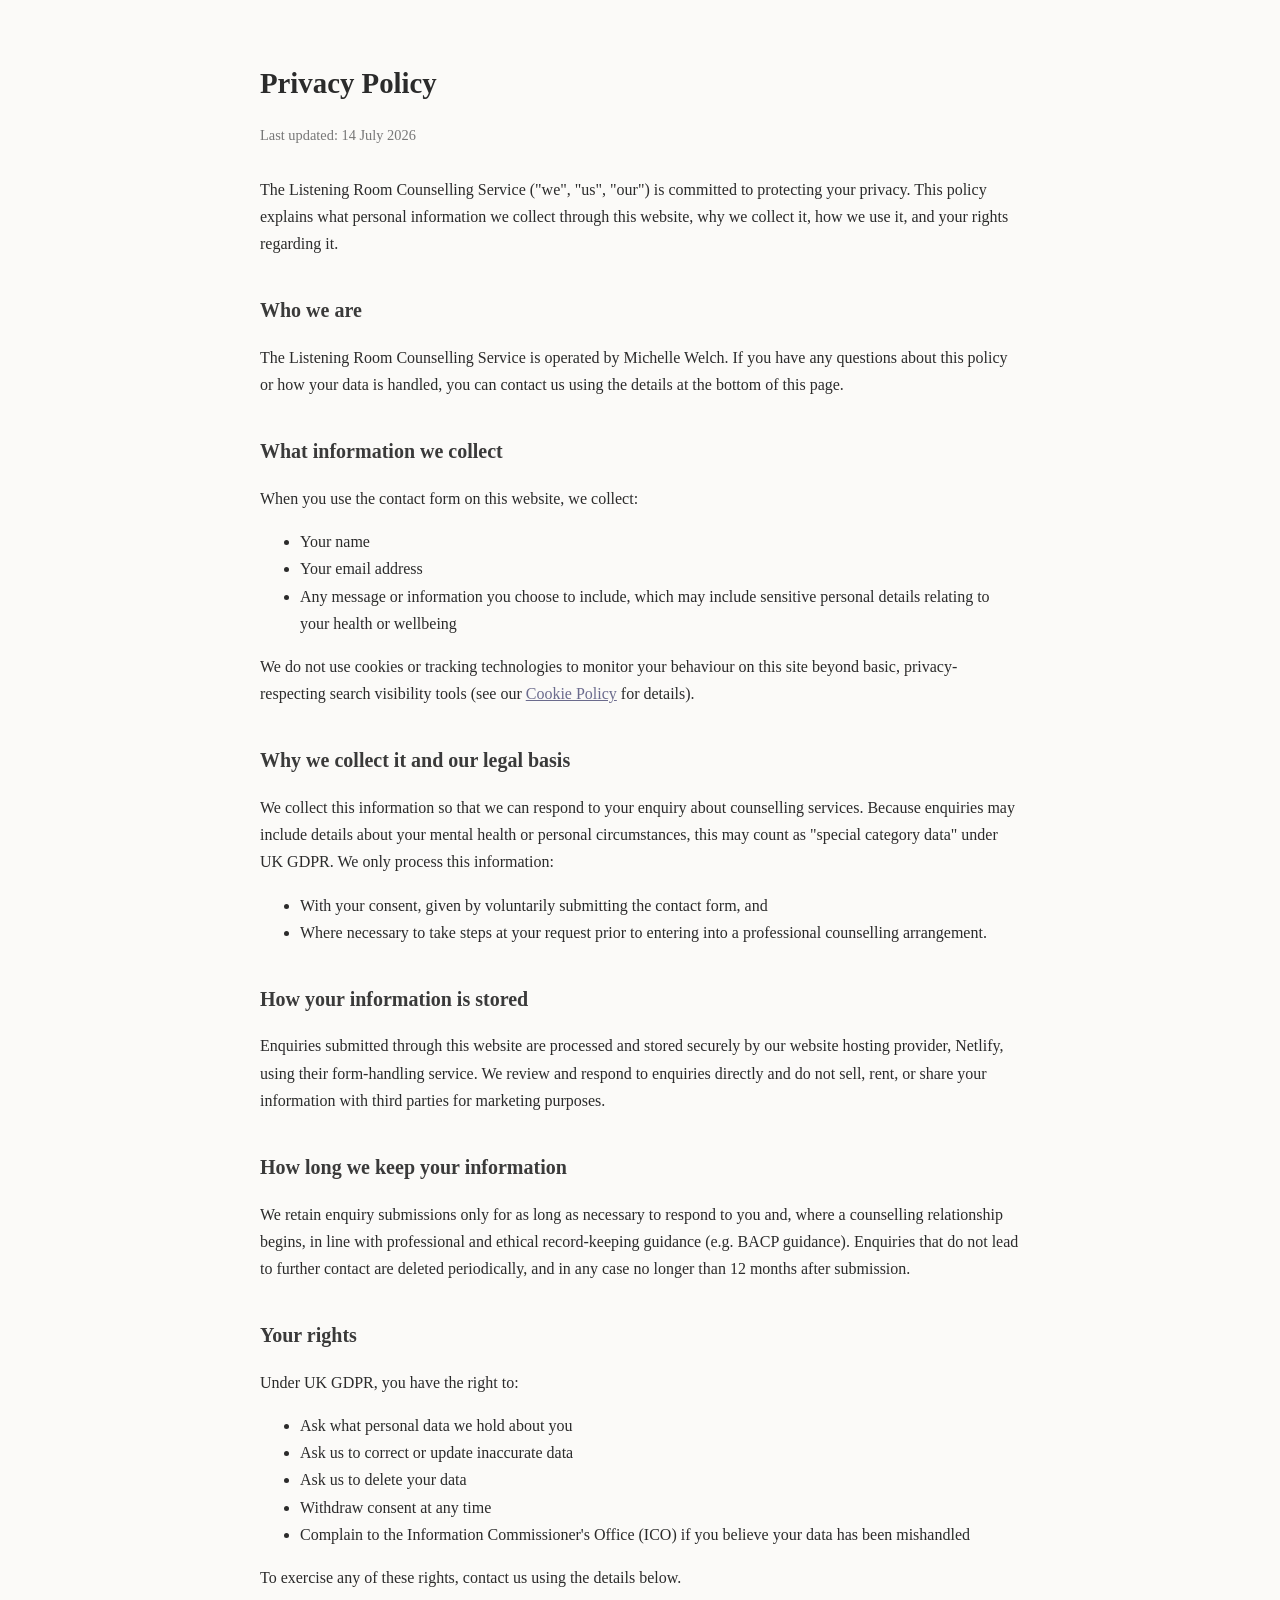
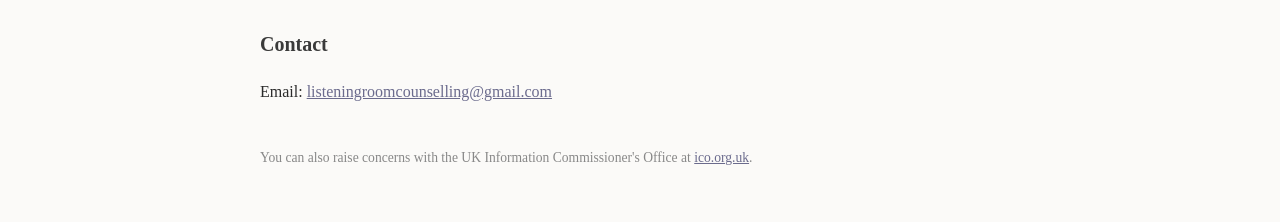
<file: pages/privacy-policy.html>
<!DOCTYPE html>
<html lang="en">
<head>
<meta charset="UTF-8">
<meta name="viewport" content="width=device-width, initial-scale=1.0">
<title>Privacy Policy | The Listening Room Counselling Service</title>
<style>
  body { font-family: Georgia, 'Times New Roman', serif; max-width: 760px; margin: 0 auto; padding: 40px 20px; line-height: 1.7; color: #2b2b2b; background: #fbfaf8; }
  h1 { font-size: 1.8em; margin-bottom: 0.2em; }
  h2 { font-size: 1.25em; margin-top: 1.8em; color: #3a3a3a; }
  p, li { font-size: 1em; }
  .updated { color: #777; font-size: 0.9em; margin-bottom: 2em; }
  a { color: #6b6b8d; }
  footer { margin-top: 3em; font-size: 0.85em; color: #888; }
</style>
</head>
<body>

<h1>Privacy Policy</h1>
<p class="updated">Last updated: 14 July 2026</p>

<p>The Listening Room Counselling Service ("we", "us", "our") is committed to protecting your privacy. This policy explains what personal information we collect through this website, why we collect it, how we use it, and your rights regarding it.</p>

<h2>Who we are</h2>
<p>The Listening Room Counselling Service is operated by Michelle Welch. If you have any questions about this policy or how your data is handled, you can contact us using the details at the bottom of this page.</p>

<h2>What information we collect</h2>
<p>When you use the contact form on this website, we collect:</p>
<ul>
  <li>Your name</li>
  <li>Your email address</li>
  <li>Any message or information you choose to include, which may include sensitive personal details relating to your health or wellbeing</li>
</ul>
<p>We do not use cookies or tracking technologies to monitor your behaviour on this site beyond basic, privacy-respecting search visibility tools (see our <a href="cookie-policy.html">Cookie Policy</a> for details).</p>

<h2>Why we collect it and our legal basis</h2>
<p>We collect this information so that we can respond to your enquiry about counselling services. Because enquiries may include details about your mental health or personal circumstances, this may count as "special category data" under UK GDPR. We only process this information:</p>
<ul>
  <li>With your consent, given by voluntarily submitting the contact form, and</li>
  <li>Where necessary to take steps at your request prior to entering into a professional counselling arrangement.</li>
</ul>

<h2>How your information is stored</h2>
<p>Enquiries submitted through this website are processed and stored securely by our website hosting provider, Netlify, using their form-handling service. We review and respond to enquiries directly and do not sell, rent, or share your information with third parties for marketing purposes.</p>

<h2>How long we keep your information</h2>
<p>We retain enquiry submissions only for as long as necessary to respond to you and, where a counselling relationship begins, in line with professional and ethical record-keeping guidance (e.g. BACP guidance). Enquiries that do not lead to further contact are deleted periodically, and in any case no longer than 12 months after submission.</p>

<h2>Your rights</h2>
<p>Under UK GDPR, you have the right to:</p>
<ul>
  <li>Ask what personal data we hold about you</li>
  <li>Ask us to correct or update inaccurate data</li>
  <li>Ask us to delete your data</li>
  <li>Withdraw consent at any time</li>
  <li>Complain to the Information Commissioner's Office (ICO) if you believe your data has been mishandled</li>
</ul>
<p>To exercise any of these rights, contact us using the details below.</p>

<h2>Contact</h2>
<p>Email: <a href="mailto:listeningroomcounselling@gmail.com">listeningroomcounselling@gmail.com</a></p>

<footer>
  <p>You can also raise concerns with the UK Information Commissioner's Office at <a href="https://ico.org.uk">ico.org.uk</a>.</p>
</footer>

</body>
</html>
</file>
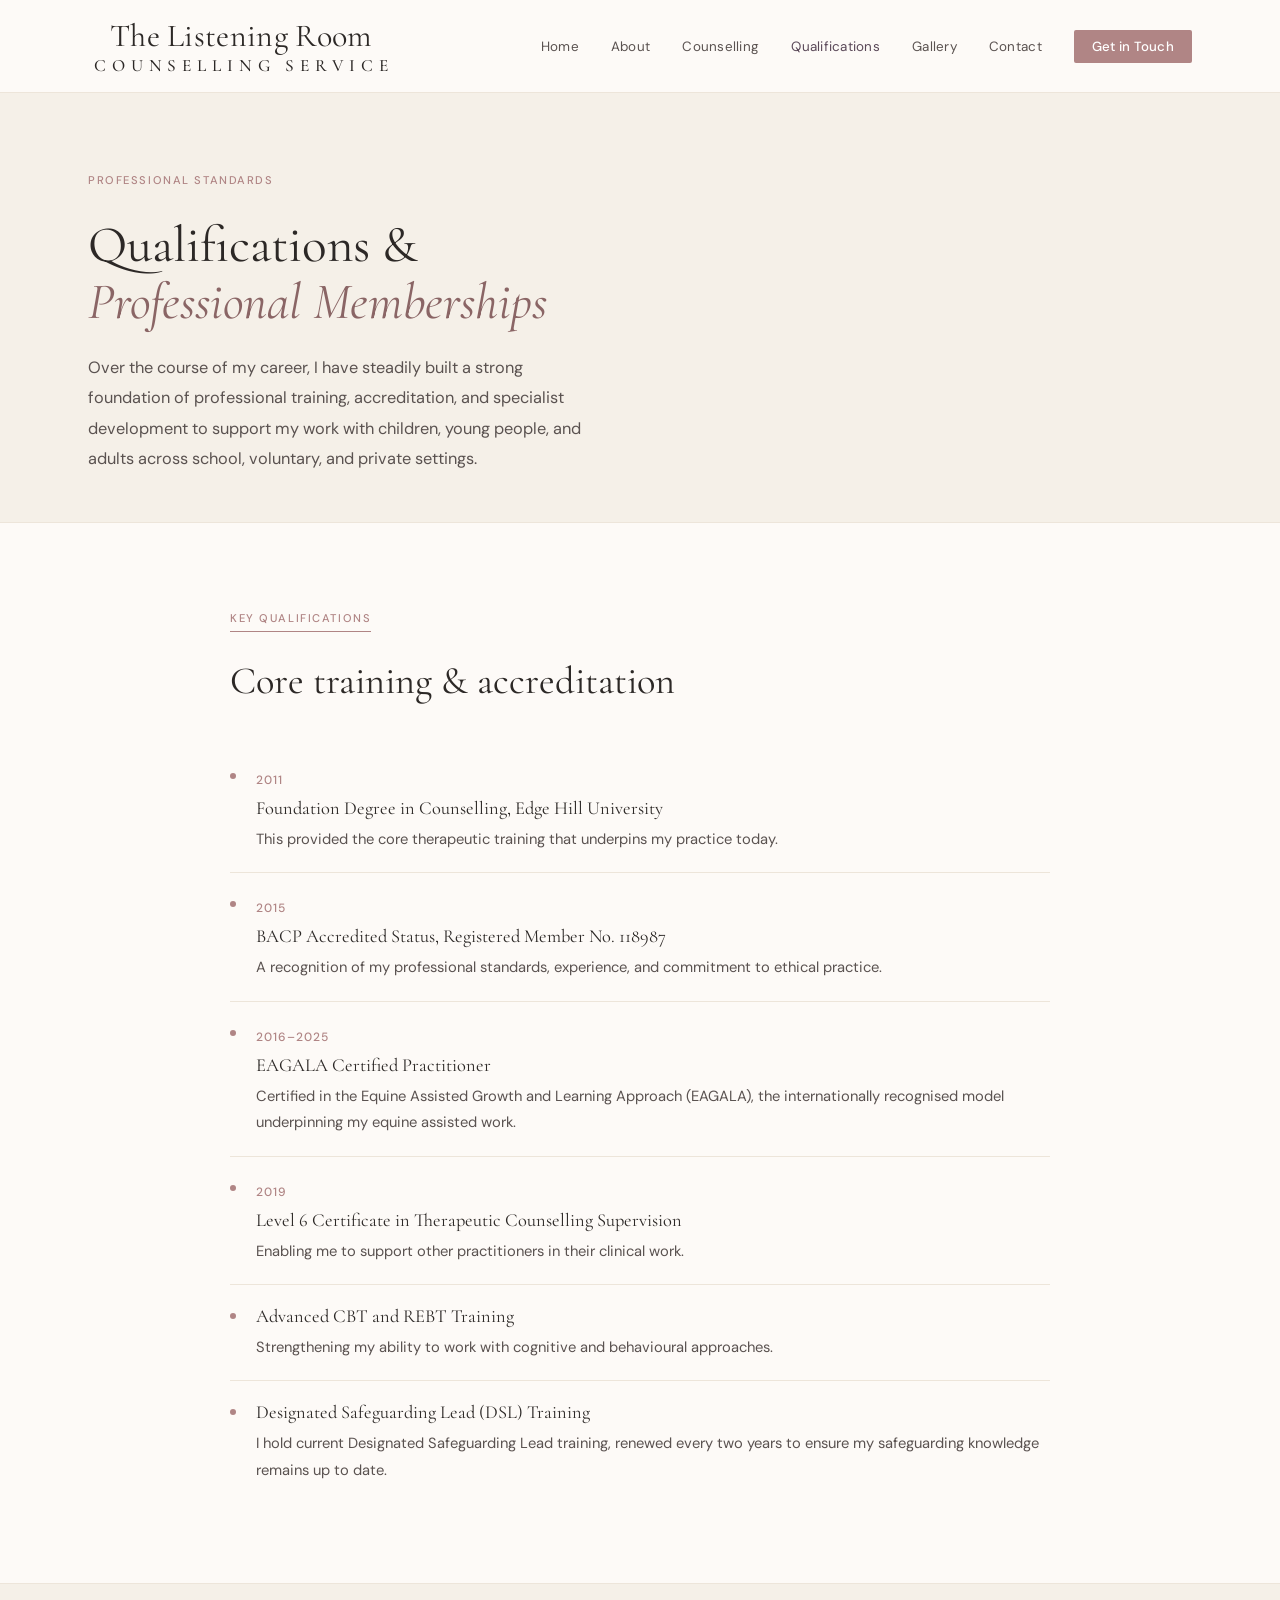
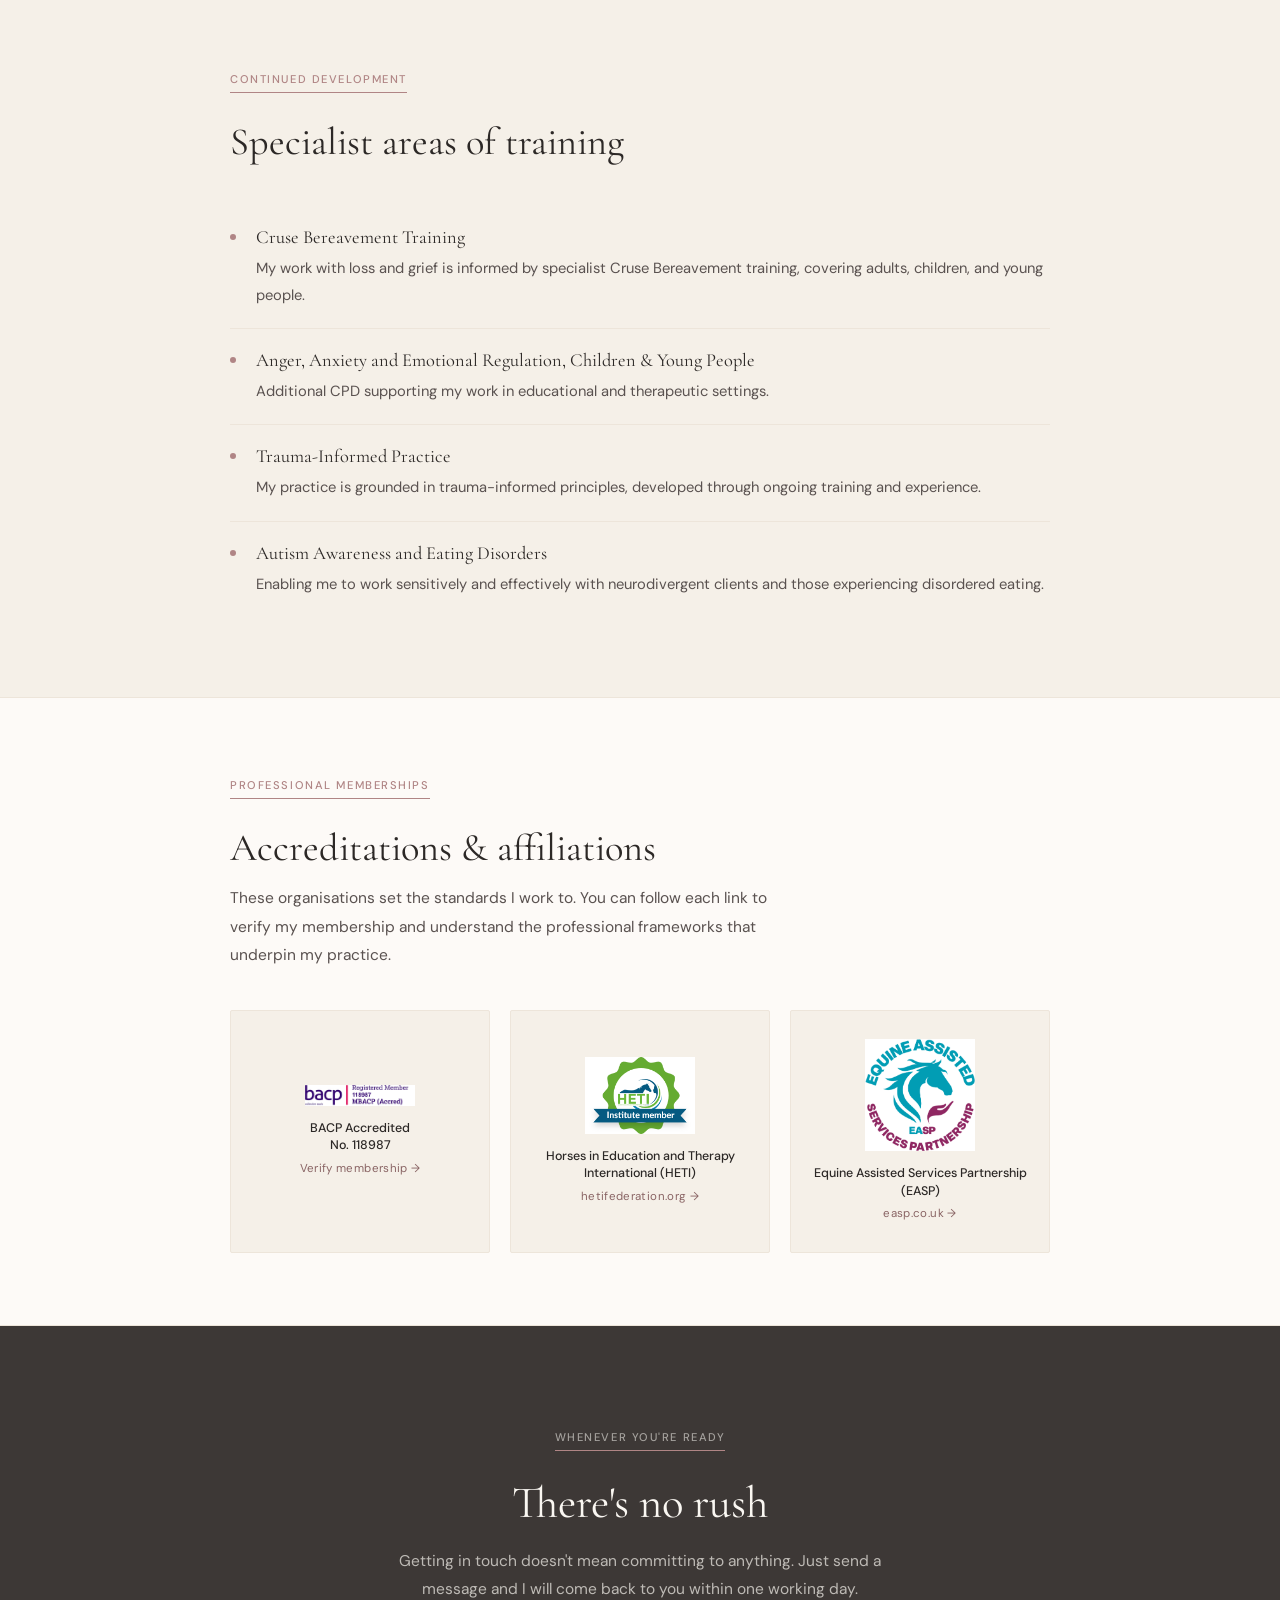
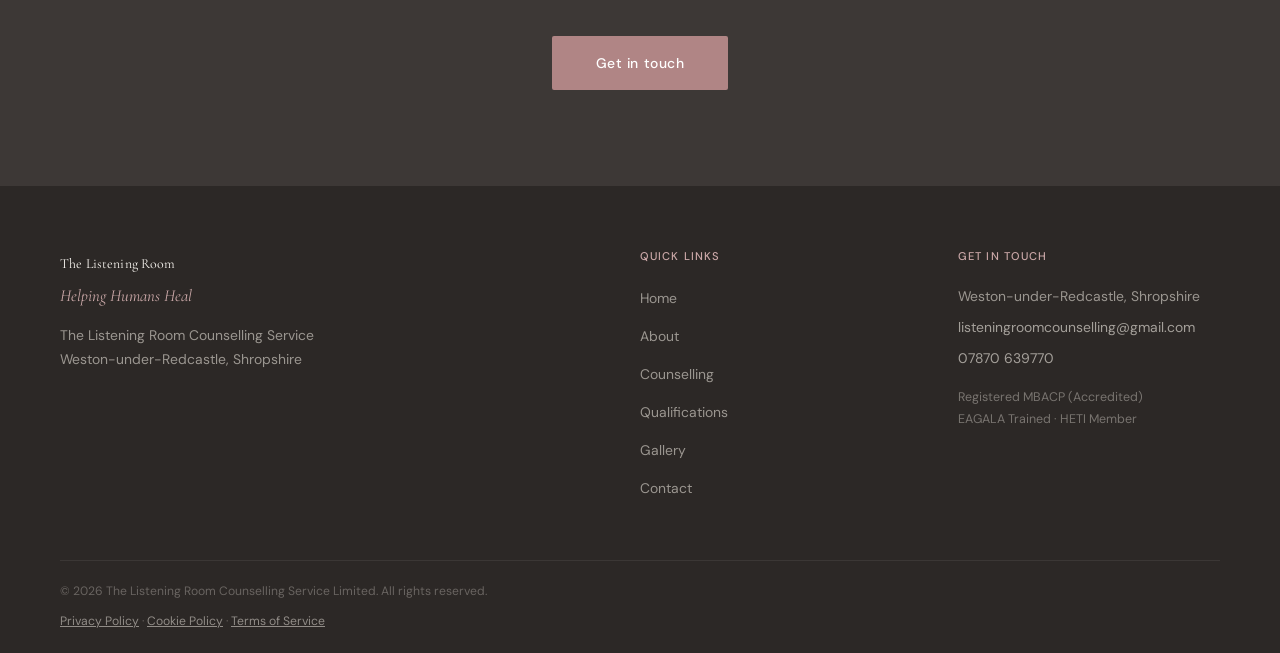
<file: pages/qualifications.html>
<!DOCTYPE html>
<html lang="en">
<head>
  <meta charset="UTF-8" />
  <meta name="viewport" content="width=device-width, initial-scale=1.0" />
  <title>Qualifications &amp; Professional Memberships | The Listening Room Counselling Service</title>
  <meta name="description" content="Michelle Welch's qualifications, accreditations and professional memberships. Registered MBACP Accredited counsellor and clinical supervisor, Shropshire." />
  <link rel="stylesheet" href="../css/style.css" />
  <style>

    .qual-section {
      padding: 80px 28px;
      border-bottom: 1px solid var(--cream-dark);
    }

    .qual-section:nth-child(even) {
      background-color: var(--linen);
    }

    .qual-inner {
      max-width: 820px;
      margin: 0 auto;
    }

    .qual-intro {
      font-size: 1rem;
      max-width: none;
      line-height: 1.9;
      margin-bottom: 0;
    }

    .qual-block {
      margin-bottom: 48px;
    }

    .qual-block:last-child {
      margin-bottom: 0;
    }

    .qual-block h3 {
      font-size: 1.3rem;
      margin-bottom: 20px;
      color: var(--charcoal);
      padding-bottom: 12px;
      border-bottom: 1px solid var(--cream-dark);
    }

    .qual-item {
      display: flex;
      gap: 20px;
      align-items: flex-start;
      padding: 20px 0;
      border-bottom: 1px solid var(--cream-dark);
    }

    .qual-item:last-child {
      border-bottom: none;
    }

    .qual-dot {
      width: 6px;
      height: 6px;
      border-radius: 50%;
      background-color: var(--rose);
      flex-shrink: 0;
      margin-top: 8px;
    }

    .qual-item-text h4 {
      font-family: var(--font-heading);
      font-size: 1.15rem;
      font-weight: 400;
      color: var(--charcoal);
      margin-bottom: 6px;
    }

    .qual-item-text p {
      font-size: 0.92rem;
      max-width: none;
      line-height: 1.8;
    }

    .qual-year {
      font-size: 0.75rem;
      font-weight: 500;
      letter-spacing: 0.08em;
      color: var(--rose);
      display: inline-block;
      margin-bottom: 6px;
      font-family: var(--font-body);
    }

    /* Logo strip */
    .logo-strip-section {
      padding: 72px 28px;
      background-color: var(--warm-white);
      border-bottom: 1px solid var(--cream-dark);
    }

    .logo-strip-inner {
      max-width: 820px;
      margin: 0 auto;
    }

    .logo-grid {
      display: grid;
      grid-template-columns: repeat(4, 1fr);
      gap: 20px;
      margin-top: 40px;
    }

.logo-card {
      background-color: var(--linen);
      border: 1px solid var(--cream-dark);
      border-radius: 2px;
      padding: 28px 20px;
      text-align: center;
      transition: var(--transition);
      display: flex;
      flex-direction: column;
      align-items: center;
      justify-content: center;
    }
    
    .logo-card:hover {
      border-color: var(--rose-light);
    }

    .logo-card a {
      text-decoration: none;
    }

    /* Placeholder box where logo image will go */
    .logo-img-placeholder {
      width: 80px;
      height: 80px;
      background-color: var(--cream-dark);
      border-radius: 2px;
      margin: 0 auto 14px;
      display: flex;
      align-items: center;
      justify-content: center;
      border: 1px dashed var(--rose-light);
    }

    .logo-img-placeholder p {
      font-size: 0.65rem;
      color: var(--charcoal-light);
      max-width: none;
      text-align: center;
      line-height: 1.4;
      padding: 4px;
    }

    .logo-card-name {
      font-size: 0.78rem;
      font-weight: 500;
      color: var(--charcoal);
      display: block;
      margin-bottom: 4px;
      line-height: 1.4;
    }

    .logo-card-link {
      font-size: 0.72rem;
      color: var(--rose-dark);
      letter-spacing: 0.03em;
    }

    @media (max-width: 768px) {
      .logo-grid { grid-template-columns: repeat(2, 1fr) !important; }
    }
  </style>
</head>
<body>

  <!-- NAV -->
  <nav>
    <div class="nav-inner">
<a href="../index.html" class="nav-logo">The Listening Room<span class="nav-logo-sub">Counselling Service</span></a>
      <button class="nav-toggle" aria-label="Toggle navigation">
        <span></span><span></span><span></span>
      </button>
      <ul class="nav-links">
        <li><a href="../index.html">Home</a></li>
        <li><a href="about.html">About</a></li>
        <li><a href="counselling.html">Counselling</a></li>
        <li><a href="qualifications.html" class="active">Qualifications</a></li>
        <li><a href="gallery.html">Gallery</a></li>
        <li><a href="contact.html">Contact</a></li>
        <li><a href="contact.html" class="nav-cta">Get in Touch</a></li>
      </ul>
    </div>
  </nav>

<!-- PAGE HERO -->
  <section style="background-color: var(--linen); padding: 72px 28px 48px; border-bottom: 1px solid var(--cream-dark);">
    <div class="container">
      <span class="section-label reveal reveal-up">Professional standards</span>
      <h1 class="reveal reveal-up reveal-delay-1" style="margin-top: 12px; font-size: clamp(2.2rem, 4vw, 3.5rem); max-width: 640px; line-height: 1.12;">Qualifications &amp;<br><em>Professional Memberships</em></h1>
      <p class="reveal reveal-up reveal-delay-2" style="font-size: 1.02rem; max-width: 520px; margin-top: 22px; line-height: 1.85;">Over the course of my career, I have steadily built a strong foundation of professional training, accreditation, and specialist development to support my work with children, young people, and adults across school, voluntary, and private settings.</p>
    </div>
  </section>

<!-- KEY QUALIFICATIONS -->
  <section class="qual-section">
    <div class="qual-inner">
      <div class="reveal reveal-up">
        <span class="section-label">Key qualifications</span>
        <h2 style="margin: 14px 0 40px;">Core training &amp; accreditation</h2>
      </div>

      <div class="qual-block reveal reveal-up">

        <div class="qual-item">
          <span class="qual-dot"></span>
          <div class="qual-item-text">
            <span class="qual-year">2011</span>
            <h4>Foundation Degree in Counselling, Edge Hill University</h4>
            <p>This provided the core therapeutic training that underpins my practice today.</p>
          </div>
        </div>

        <div class="qual-item">
          <span class="qual-dot"></span>
          <div class="qual-item-text">
            <span class="qual-year">2015</span>
            <h4>BACP Accredited Status, Registered Member No. 118987</h4>
            <p>A recognition of my professional standards, experience, and commitment to ethical practice.</p>
          </div>
        </div>

        <div class="qual-item">
          <span class="qual-dot"></span>
          <div class="qual-item-text">
            <span class="qual-year">2016–2025</span>
            <h4>EAGALA Certified Practitioner</h4>
            <p>Certified in the Equine Assisted Growth and Learning Approach (EAGALA), the internationally recognised model underpinning my equine assisted work.</p>
          </div>
        </div>

        <div class="qual-item">
          <span class="qual-dot"></span>
          <div class="qual-item-text">
            <span class="qual-year">2019</span>
            <h4>Level 6 Certificate in Therapeutic Counselling Supervision</h4>
            <p>Enabling me to support other practitioners in their clinical work.</p>
          </div>
        </div>

        <div class="qual-item">
          <span class="qual-dot"></span>
          <div class="qual-item-text">
            <h4>Advanced CBT and REBT Training</h4>
            <p>Strengthening my ability to work with cognitive and behavioural approaches.</p>
          </div>
        </div>

        <div class="qual-item">
          <span class="qual-dot"></span>
          <div class="qual-item-text">
            <h4>Designated Safeguarding Lead (DSL) Training</h4>
            <p>I hold current Designated Safeguarding Lead training, renewed every two years to ensure my safeguarding knowledge remains up to date.</p>
          </div>
        </div>

      </div>
    </div>
  </section>

  <!-- SPECIALIST TRAINING -->
  <section class="qual-section">
    <div class="qual-inner">
      <div class="reveal reveal-up">
        <span class="section-label">Continued development</span>
        <h2 style="margin: 14px 0 40px;">Specialist areas of training</h2>
      </div>

      <div class="qual-block reveal reveal-up">

        <div class="qual-item">
          <span class="qual-dot"></span>
          <div class="qual-item-text">
            <h4>Cruse Bereavement Training</h4>
            <p>My work with loss and grief is informed by specialist Cruse Bereavement training, covering adults, children, and young people.</p>
          </div>
        </div>

        <div class="qual-item">
          <span class="qual-dot"></span>
          <div class="qual-item-text">
            <h4>Anger, Anxiety and Emotional Regulation, Children &amp; Young People</h4>
            <p>Additional CPD supporting my work in educational and therapeutic settings.</p>
          </div>
        </div>

        <div class="qual-item">
          <span class="qual-dot"></span>
          <div class="qual-item-text">
            <h4>Trauma-Informed Practice</h4>
            <p>My practice is grounded in trauma-informed principles, developed through ongoing training and experience.</p>
          </div>
        </div>

        <div class="qual-item">
          <span class="qual-dot"></span>
          <div class="qual-item-text">
            <h4>Autism Awareness and Eating Disorders</h4>
            <p>Enabling me to work sensitively and effectively with neurodivergent clients and those experiencing disordered eating.</p>
          </div>
        </div>

      </div>
    </div>
  </section>

  <!-- PROFESSIONAL MEMBERSHIPS & LOGOS -->
  <section class="logo-strip-section">
    <div class="logo-strip-inner">
      <div class="reveal reveal-up">
        <span class="section-label">Professional memberships</span>
        <h2 style="margin: 14px 0 12px;">Accreditations &amp; affiliations</h2>
        <p style="max-width: 580px; font-size: 0.97rem; line-height: 1.85;">These organisations set the standards I work to. You can follow each link to verify my membership and understand the professional frameworks that underpin my practice.</p>
      </div>

      <div class="logo-grid" style="grid-template-columns: repeat(3, 1fr);">

        <!-- BACP -->
        <div class="logo-card reveal reveal-up reveal-delay-1">
          <a href="https://www.bacp.co.uk/supervisors/118987/michelle-welch/Shrewsbury" target="_blank" rel="noopener">
<img src="../images/BACP.jpg" alt="BACP Accredited Member No. 118987" style="width: 110px; height: auto; margin: 0 auto 14px; display: block;" />          </a>
          <span class="logo-card-name">BACP Accredited<br>No. 118987</span>
          <a href="https://www.bacp.co.uk/supervisors/118987/michelle-welch/Shrewsbury" target="_blank" rel="noopener" class="logo-card-link">Verify membership →</a>
        </div>

        <!-- HETI -->
        <div class="logo-card reveal reveal-up reveal-delay-2">
          <img src="../images/HETI.jpg" alt="Horses in Education and Therapy International" style="width: 110px; height: auto; margin: 0 auto 14px; display: block;" />
          <span class="logo-card-name">Horses in Education and Therapy International (HETI)</span>
          <a href="https://hetifederation.org/member-directory/?brx_jccubs=michelle+welch" target="_blank" rel="noopener" class="logo-card-link">hetifederation.org →</a>
        </div>

        <!-- EASP -->
        <div class="logo-card reveal reveal-up reveal-delay-3">
          <img src="../images/EASP.jpg" alt="Equine Assisted Services Partnership" style="width: 110px; height: auto; margin: 0 auto 14px; display: block;" />
          <span class="logo-card-name">Equine Assisted Services Partnership (EASP)</span>
          <a href="https://easp.co.uk/search-the-register/" target="_blank" rel="noopener" class="logo-card-link">easp.co.uk →</a>
        </div>

      </div>
    </div>
  </section>

  <!-- CTA WARM -->
  <section class="cta-warm">
    <div class="cta-warm-inner reveal reveal-up">
      <span class="section-label" style="color: rgba(250,247,242,0.55);">Whenever you're ready</span>
      <h2>There's no rush</h2>
      <p>Getting in touch doesn't mean committing to anything. Just send a message and I will come back to you within one working day.</p>
      <a href="contact.html" class="btn btn-rose" style="margin-top: 2rem; padding: 15px 44px;">Get in touch</a>
    </div>
  </section>

<!-- FOOTER -->
  <footer>
    <div class="footer-inner">
      <div class="footer-brand">
        <p class="nav-logo" style="color: var(--cream);">The Listening Room</p>
        <p style="font-style: italic; color: var(--rose-light); font-family: var(--font-heading); font-size: 1.05rem; margin-top: 6px;">Helping Humans Heal</p>
        <p style="margin-top: 14px;">The Listening Room Counselling Service<br>Weston-under-Redcastle, Shropshire</p>
      </div>
      <div>
        <p class="footer-heading">Quick Links</p>
        <ul class="footer-links">
          <li><a href="../index.html">Home</a></li>
          <li><a href="about.html">About</a></li>
          <li><a href="counselling.html">Counselling</a></li>
          <li><a href="qualifications.html">Qualifications</a></li>
          <li><a href="gallery.html">Gallery</a></li>
          <li><a href="contact.html">Contact</a></li>
        </ul>
      </div>
      <div>
        <p class="footer-heading">Get in Touch</p>
        <div class="footer-contact">
          <p>Weston-under-Redcastle, Shropshire</p>
          <p><a href="mailto:listeningroomcounselling@gmail.com" style="color: rgba(245,240,232,0.6);">listeningroomcounselling@gmail.com</a></p>
          <p><a href="tel:07870639770" style="color: rgba(245,240,232,0.6);">07870 639770</a></p>
          <p style="margin-top: 14px; font-size: 0.78rem; color: rgba(245,240,232,0.38);">Registered MBACP (Accredited)<br>EAGALA Trained · HETI Member</p>
        </div>
      </div>
    </div>
    <div class="footer-bottom">
      <p>&copy; 2026 The Listening Room Counselling Service Limited. All rights reserved.</p>
      <p class="footer-legal">
        <a href="privacy-policy.html">Privacy Policy</a> · 
        <a href="cookie-policy.html">Cookie Policy</a> · 
        <a href="terms-of-service.html">Terms of Service</a>
      </p>
    </div>
  </footer>

  <script src="../js/main.js"></script>
</body>
</html>
</file>
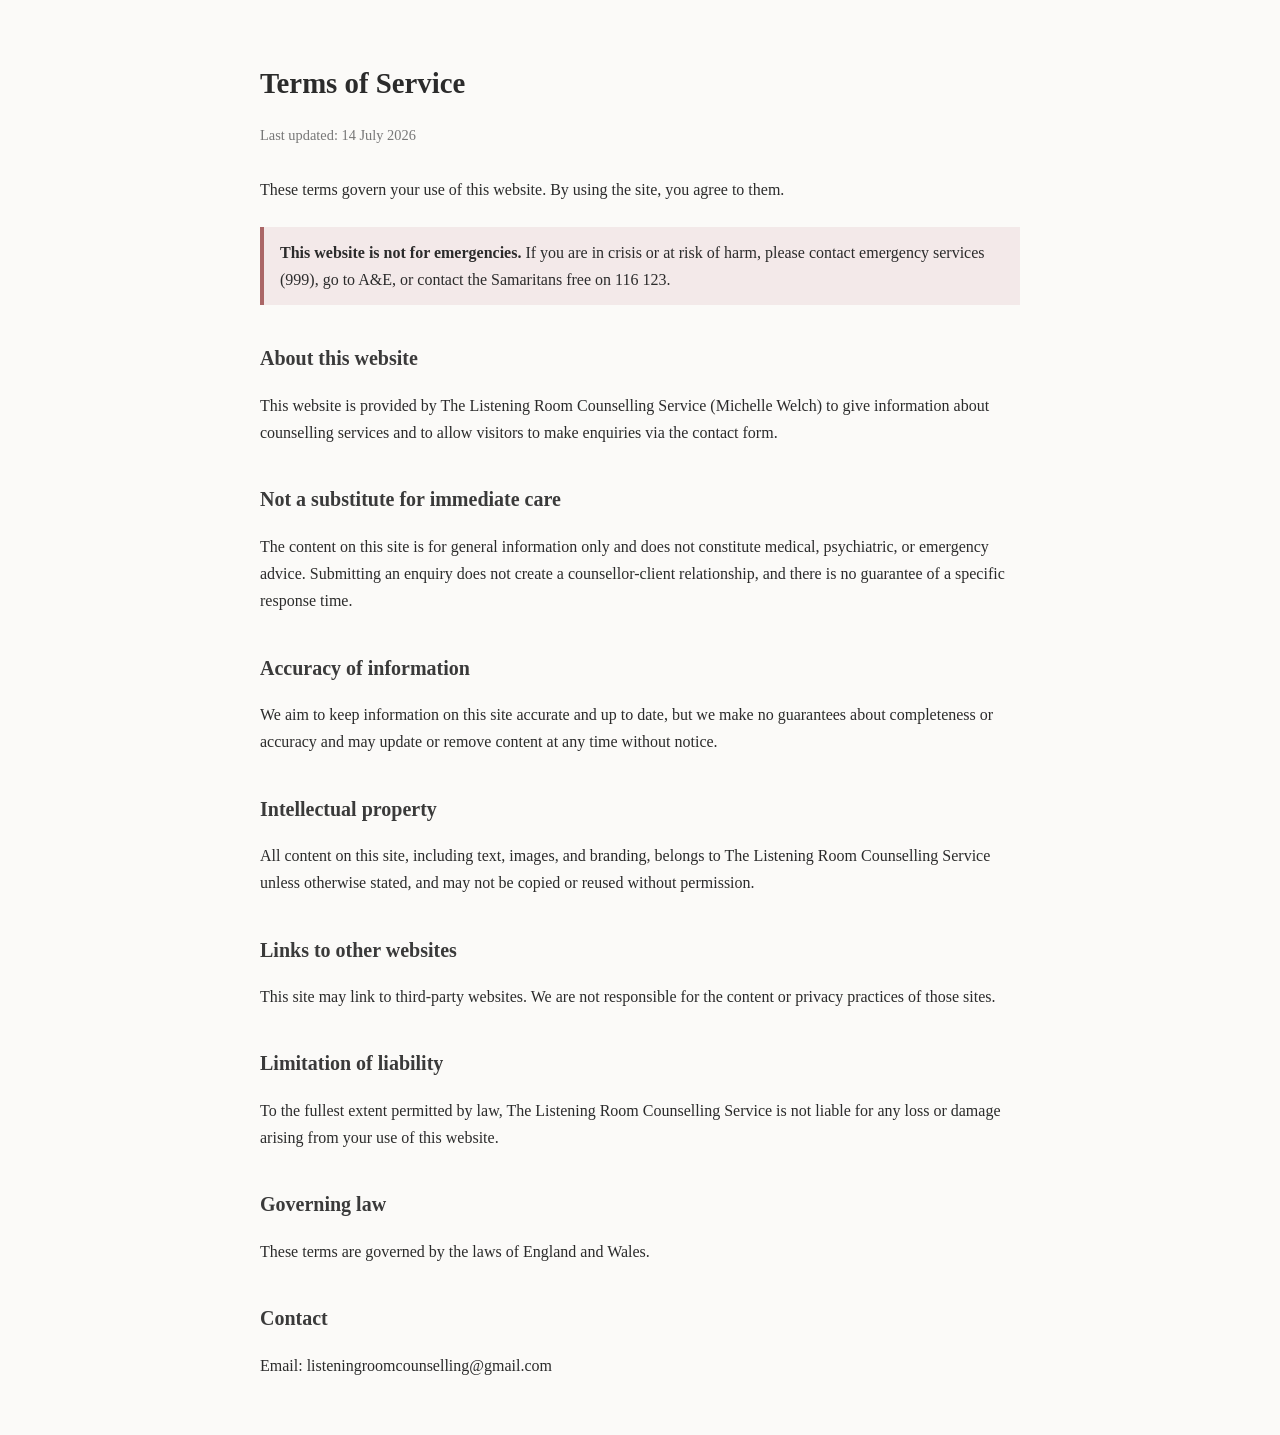
<file: pages/terms-of-service.html>
<!DOCTYPE html>
<html lang="en">
<head>
<meta charset="UTF-8">
<meta name="viewport" content="width=device-width, initial-scale=1.0">
<title>Terms of Service | The Listening Room Counselling Service</title>
<style>
  body { font-family: Georgia, 'Times New Roman', serif; max-width: 760px; margin: 0 auto; padding: 40px 20px; line-height: 1.7; color: #2b2b2b; background: #fbfaf8; }
  h1 { font-size: 1.8em; margin-bottom: 0.2em; }
  h2 { font-size: 1.25em; margin-top: 1.8em; color: #3a3a3a; }
  .updated { color: #777; font-size: 0.9em; margin-bottom: 2em; }
  a { color: #6b6b8d; }
  .emergency { background: #f3e9e9; border-left: 4px solid #a66; padding: 12px 16px; margin: 1.5em 0; }
</style>
</head>
<body>

<h1>Terms of Service</h1>
<p class="updated">Last updated: 14 July 2026</p>

<p>These terms govern your use of this website. By using the site, you agree to them.</p>

<div class="emergency">
  <strong>This website is not for emergencies.</strong> If you are in crisis or at risk of harm, please contact emergency services (999), go to A&amp;E, or contact the Samaritans free on 116 123.
</div>

<h2>About this website</h2>
<p>This website is provided by The Listening Room Counselling Service (Michelle Welch) to give information about counselling services and to allow visitors to make enquiries via the contact form.</p>

<h2>Not a substitute for immediate care</h2>
<p>The content on this site is for general information only and does not constitute medical, psychiatric, or emergency advice. Submitting an enquiry does not create a counsellor-client relationship, and there is no guarantee of a specific response time.</p>

<h2>Accuracy of information</h2>
<p>We aim to keep information on this site accurate and up to date, but we make no guarantees about completeness or accuracy and may update or remove content at any time without notice.</p>

<h2>Intellectual property</h2>
<p>All content on this site, including text, images, and branding, belongs to The Listening Room Counselling Service unless otherwise stated, and may not be copied or reused without permission.</p>

<h2>Links to other websites</h2>
<p>This site may link to third-party websites. We are not responsible for the content or privacy practices of those sites.</p>

<h2>Limitation of liability</h2>
<p>To the fullest extent permitted by law, The Listening Room Counselling Service is not liable for any loss or damage arising from your use of this website.</p>

<h2>Governing law</h2>
<p>These terms are governed by the laws of England and Wales.</p>

<h2>Contact</h2>
<p>Email: listeningroomcounselling@gmail.com</p>

</body>
</html>
</file>
<file: css/style.css>
/* =============================================
   THE LISTENING ROOM COUNSELLING
   Global Stylesheet — v4 Warm & Grounded
   ============================================= */

@import url('https://fonts.googleapis.com/css2?family=Cormorant+Garamond:ital,wght@0,300;0,400;0,600;1,300;1,400&family=DM+Sans:wght@300;400;500&display=swap');

/* =============================================
   VARIABLES
   ============================================= */
:root {
  --rose: #b08585;
  --rose-light: #cba8a8;
  --rose-dark: #8a6565;
  --plum: #7a6878;
  --plum-light: #a898b0;
  --plum-dark: #5a4858;
  --cream: #faf7f2;
  --cream-dark: #ede5da;
  --linen: #f5f0e8;
  --warm-white: #fdfaf7;
  --charcoal: #2c2826;
  --charcoal-light: #5a5250;
  --charcoal-mid: #3d3836;
  --white: #ffffff;
  --font-heading: 'Cormorant Garamond', Georgia, serif;
  --font-body: 'DM Sans', sans-serif;
  --max-width: 1160px;
  --transition: all 0.3s ease;
}

/* =============================================
   RESET
   ============================================= */
*, *::before, *::after {
  box-sizing: border-box;
  margin: 0;
  padding: 0;
}

html { scroll-behavior: smooth; }

body {
  font-family: var(--font-body);
  font-size: 16px;
  line-height: 1.75;
  color: var(--charcoal);
  background-color: var(--warm-white);
  overflow-x: hidden;
}

img { max-width: 100%; display: block; }
a { text-decoration: none; color: inherit; }
ul { list-style: none; }

/* =============================================
   TYPOGRAPHY
   ============================================= */
h1, h2, h3, h4 {
  font-family: var(--font-heading);
  font-weight: 400;
  line-height: 1.25;
  color: var(--charcoal);
}

h1 { font-size: clamp(2.2rem, 4.5vw, 3.8rem); }
h2 { font-size: clamp(1.8rem, 3vw, 2.6rem); }
h3 { font-size: clamp(1.2rem, 2vw, 1.5rem); }

em {
  font-style: italic;
  color: var(--rose-dark);
}

p {
  color: var(--charcoal-light);
  max-width: 620px;
  line-height: 1.8;
}

.section-label {
  font-family: var(--font-body);
  font-size: 0.7rem;
  font-weight: 500;
  letter-spacing: 0.14em;
  text-transform: uppercase;
  color: var(--rose);
  margin-bottom: 14px;
  display: inline-block;
  position: relative;
}

.section-label::after {
  content: '';
  position: absolute;
  bottom: -3px;
  left: 0;
  width: 0;
  height: 1px;
  background-color: var(--rose);
  transition: width 0.9s cubic-bezier(0.16, 1, 0.3, 1) 0.3s;
}

.reveal.visible .section-label::after,
.visible .section-label::after {
  width: 100%;
}

/* =============================================
   BUTTONS
   ============================================= */
.btn {
  display: inline-block;
  padding: 12px 28px;
  font-family: var(--font-body);
  font-size: 0.87rem;
  font-weight: 500;
  letter-spacing: 0.04em;
  border-radius: 2px;
  transition: var(--transition);
  cursor: pointer;
}

.btn-hero {
  background-color: rgba(176, 133, 133, 0.85);
  color: var(--white);
  border: 1px solid rgba(255,255,255,0.3);
  backdrop-filter: blur(4px);
  padding: 13px 36px;
}

.btn-hero:hover {
  background-color: rgba(176, 133, 133, 1);
  border-color: rgba(255,255,255,0.5);
}

.btn-rose {
  background-color: var(--rose);
  color: var(--white);
  border: none;
}

.btn-rose:hover {
  background-color: var(--rose-dark);
}

.btn-outline {
  background-color: transparent;
  color: var(--charcoal);
  border: 1px solid var(--charcoal-light);
  display: inline-block;
}

.btn-outline:hover {
  border-color: var(--charcoal);
  background-color: rgba(44,40,38,0.04);
}

.btn-ghost {
  background-color: transparent;
  color: var(--white);
  border: 1px solid rgba(255,255,255,0.35);
}

.btn-ghost:hover {
  background-color: rgba(255,255,255,0.08);
  border-color: rgba(255,255,255,0.6);
}

/* =============================================
   LAYOUT
   ============================================= */
.container {
  max-width: var(--max-width);
  margin: 0 auto;
  padding: 0 28px;
}

/* =============================================
   NAV
   ============================================= */
nav {
  position: sticky;
  top: 0;
  z-index: 100;
  background-color: var(--warm-white);
  border-bottom: 1px solid var(--cream-dark);
  transition: box-shadow 0.3s ease;
}

.nav-inner {
  max-width: var(--max-width);
  margin: 0 auto;
  padding: 0 28px;
  height: 92px;
  display: flex;
  align-items: center;
  justify-content: space-between;
}

.nav-logo {
  font-family: var(--font-heading);
  font-size: 1.6rem;
  font-weight: 400;
  color: var(--charcoal);
  letter-spacing: 0.01em;
  line-height: 1.1;
  display: flex;
  flex-direction: column;
  justify-content: center;
  text-decoration: none;
}

.nav-logo-sub {
  display: block;
  font-size: 0.6rem;
  font-weight: 400;
  letter-spacing: 0.12em;
  text-transform: uppercase;
  color: var(--charcoal-light);
  line-height: 1;
  margin-top: 2px;
}

.nav-links {
  display: flex;
  align-items: center;
  gap: 32px;
}

.nav-links a {
  font-size: 0.84rem;
  font-weight: 400;
  color: var(--charcoal-light);
  transition: var(--transition);
  letter-spacing: 0.02em;
}

.nav-links a:hover,
.nav-links a.active {
  color: var(--plum-dark);
}

.nav-cta {
  background-color: var(--rose) !important;
  color: var(--white) !important;
  padding: 8px 18px;
  border-radius: 2px;
  font-weight: 500 !important;
  font-size: 0.83rem !important;
}

.nav-cta:hover {
  background-color: var(--rose-dark) !important;
}

.nav-toggle {
  display: none;
  background: none;
  border: none;
  cursor: pointer;
  flex-direction: column;
  gap: 5px;
  padding: 4px;
}

.nav-toggle span {
  display: block;
  width: 22px;
  height: 1.5px;
  background-color: var(--charcoal);
  transition: var(--transition);
}

/* =============================================
   HERO
   ============================================= */
.hero-fullbleed {
  position: relative;
  height: 100vh;
  min-height: 580px;
  display: flex;
  align-items: center;
  justify-content: center;
  text-align: center;
  overflow: hidden;
}

.hero-bg {
  position: absolute;
  inset: 0;
  background-size: cover;
  background-position: center;
  filter: grayscale(100%);
  animation: heroZoom 22s ease forwards;
}

@keyframes heroZoom {
  from { transform: scale(1.12); }
  to { transform: scale(1); }
}

.hero-overlay {
  position: absolute;
  inset: 0;
  background: linear-gradient(
    170deg,
    rgba(40, 28, 32, 0.3) 0%,
    rgba(40, 28, 32, 0.52) 50%,
    rgba(40, 28, 32, 0.68) 100%
  );
}

.hero-fullbleed-content {
  position: relative;
  z-index: 2;
  max-width: 660px;
  padding: 0 28px;
}

.hero-label {
  display: block;
  font-size: 0.68rem;
  font-weight: 500;
  letter-spacing: 0.16em;
  text-transform: uppercase;
  color: rgba(255,255,255,0.65);
  margin-bottom: 20px;
  font-family: var(--font-body);
}

.hero-fullbleed-content h1 {
  font-size: clamp(2.6rem, 6vw, 4.5rem);
  line-height: 1.08;
  color: var(--white);
  text-shadow: 0 2px 32px rgba(40,28,32,0.35);
  letter-spacing: -0.01em;
  margin-bottom: 0;
}

.hero-em {
  color: #d4a8a8;
  font-style: italic;
}

.hero-sub {
  font-size: 1rem;
  color: rgba(255,255,255,0.82);
  max-width: 420px;
  margin: 18px auto 32px;
  line-height: 1.7;
}

.hero-scroll-indicator {
  position: absolute;
  bottom: 32px;
  left: 50%;
  transform: translateX(-50%);
  z-index: 2;
  display: flex;
  flex-direction: column;
  align-items: center;
  gap: 8px;
}

.hero-scroll-indicator span {
  font-size: 0.65rem;
  letter-spacing: 0.16em;
  text-transform: uppercase;
  color: rgba(255,255,255,0.45);
  font-family: var(--font-body);
}

.hero-scroll-line {
  width: 1px;
  height: 44px;
  background: linear-gradient(to bottom, rgba(255,255,255,0.45), transparent);
  animation: scrollLine 2.2s ease-in-out infinite;
}

@keyframes scrollLine {
  0% { opacity: 0; transform: scaleY(0); transform-origin: top; }
  50% { opacity: 1; transform: scaleY(1); transform-origin: top; }
  100% { opacity: 0; transform: scaleY(1); transform-origin: bottom; }
}

/* =============================================
   REASSURANCE STRIP
   ============================================= */
.reassurance-strip {
  background-color: var(--linen);
  border-bottom: 1px solid var(--cream-dark);
  padding: 0 28px;
}

.reassurance-inner {
  max-width: var(--max-width);
  margin: 0 auto;
  display: flex;
  align-items: center;
  justify-content: center;
}

.reassurance-item {
  display: flex;
  align-items: center;
  gap: 10px;
  padding: 18px 32px;
}

.reassurance-dot {
  width: 5px;
  height: 5px;
  border-radius: 50%;
  background-color: var(--rose);
  flex-shrink: 0;
}

.reassurance-item p {
  font-size: 0.82rem;
  font-weight: 500;
  color: var(--charcoal);
  max-width: none;
  white-space: nowrap;
  line-height: 1;
}

.reassurance-divider {
  width: 1px;
  height: 22px;
  background-color: var(--cream-dark);
  flex-shrink: 0;
}

/* =============================================
   EQUINE EXPLAINER
   ============================================= */
.equine-explainer {
  padding: 100px 28px;
  background-color: var(--warm-white);
}

.equine-explainer-inner {
  max-width: var(--max-width);
  margin: 0 auto;
  display: grid;
  grid-template-columns: 1fr 1fr;
  gap: 80px;
  align-items: center;
}

.equine-text h2 {
  font-size: clamp(1.8rem, 3vw, 2.5rem);
  margin: 16px 0 24px;
  line-height: 1.2;
}

.equine-text p {
  font-size: 0.97rem;
  line-height: 1.85;
  margin-bottom: 16px;
  max-width: none;
}

.equine-image-stack {
  position: relative;
  height: 500px;
}

.equine-img-main {
  position: absolute;
  top: 0;
  left: 0;
  right: 56px;
  bottom: 56px;
  background-size: cover;
  background-position: center;
  border-radius: 2px;
}

.equine-img-accent {
  position: absolute;
  bottom: 0;
  right: 0;
  width: 52%;
  height: 48%;
  background-size: cover;
  background-position: center;
  border-radius: 2px;
  border: 5px solid var(--warm-white);
  box-shadow: 0 8px 32px rgba(44,40,38,0.12);
}

/* =============================================
   WHO THIS IS FOR
   ============================================= */
.for-you-section {
  padding: 90px 28px;
  background-color: var(--linen);
  border-top: 1px solid var(--cream-dark);
  border-bottom: 1px solid var(--cream-dark);
}

.for-you-header {
  text-align: center;
  margin-bottom: 52px;
}

.for-you-header h2 {
  margin-top: 12px;
}

.for-you-grid {
  display: grid;
  grid-template-columns: 1fr 1fr;
  gap: 24px;
  max-width: 860px;
  margin: 0 auto;
}

.for-you-card {
  background-color: var(--warm-white);
  border: 1px solid var(--cream-dark);
  border-radius: 2px;
  padding: 44px 40px;
  transition: var(--transition);
}

.for-you-card:hover {
  border-color: var(--rose-light);
  transform: translateY(-3px);
  box-shadow: 0 12px 40px rgba(176,133,133,0.1);
}

.for-you-card h3 {
  font-size: 1.5rem;
  margin-bottom: 14px;
  color: var(--charcoal);
}

.for-you-card p {
  font-size: 0.95rem;
  line-height: 1.8;
  max-width: none;
  margin-bottom: 22px;
}

.for-you-link {
  font-size: 0.8rem;
  font-weight: 500;
  letter-spacing: 0.06em;
  color: var(--rose-dark);
  transition: var(--transition);
}

.for-you-link:hover {
  color: var(--charcoal);
}

/* =============================================
   MICHELLE
   ============================================= */
.michelle-section {
  display: grid;
  grid-template-columns: 1fr 1fr;
  min-height: 80vh;
}

.michelle-image {
  position: relative;
  overflow: hidden;
}

.michelle-img-bg {
  position: absolute;
  inset: 0;
  background-size: cover;
  background-position: center top;
  transition: transform 10s ease;
}

.michelle-image:hover .michelle-img-bg {
  transform: scale(1.03);
}

.michelle-content {
  padding: 80px;
  background-color: var(--linen);
  display: flex;
  flex-direction: column;
  justify-content: center;
  border-left: 1px solid var(--cream-dark);
}

.michelle-content h2 {
  font-size: clamp(1.9rem, 3vw, 2.6rem);
  margin: 14px 0 20px;
}

.michelle-content p {
  margin-bottom: 14px;
  max-width: none;
  font-size: 0.95rem;
  line-height: 1.82;
}

.michelle-credentials {
  display: flex;
  flex-wrap: wrap;
  gap: 7px;
  margin-top: 22px;
}

.michelle-credentials span {
  font-size: 0.71rem;
  font-weight: 500;
  letter-spacing: 0.03em;
  color: var(--charcoal-mid);
  background: var(--warm-white);
  border: 1px solid var(--cream-dark);
  padding: 5px 11px;
  border-radius: 2px;
}

/* =============================================
   SERVICES — LIGHT CARDS
   ============================================= */
.services-section {
  padding: 90px 28px;
  background-color: var(--warm-white);
  border-top: 1px solid var(--cream-dark);
}

.services-header {
  text-align: center;
  margin-bottom: 48px;
}

.services-header h2 {
  margin-top: 12px;
}

.services-intro {
  font-size: 0.95rem;
  color: var(--charcoal-light);
  max-width: 480px;
  margin: 12px auto 0;
  text-align: center;
  line-height: 1.75;
}

.services-light-grid {
  display: grid;
  grid-template-columns: repeat(3, 1fr);
  gap: 20px;
  max-width: var(--max-width);
  margin: 0 auto;
}

.service-light-card {
  background-color: var(--warm-white);
  border: 1px solid var(--cream-dark);
  border-radius: 2px;
  overflow: hidden;
  transition: var(--transition);
}

.service-light-card:hover {
  border-color: var(--rose-light);
  transform: translateY(-4px);
  box-shadow: 0 16px 48px rgba(176,133,133,0.1);
}

.service-light-img {
  height: 200px;
  background-size: cover;
  background-position: center;
  transition: transform 0.6s ease;
}

.service-light-card:hover .service-light-img {
  transform: scale(1.04);
}

.service-light-body {
  padding: 28px 28px 32px;
}

.service-light-body h3 {
  font-size: 1.35rem;
  margin-bottom: 10px;
  color: var(--charcoal);
}

.service-light-body p {
  font-size: 0.92rem;
  max-width: none;
  margin-bottom: 18px;
  line-height: 1.75;
}

/* =============================================
   PROCESS
   ============================================= */
.process-section {
  padding: 90px 28px;
  background-color: var(--linen);
  border-top: 1px solid var(--cream-dark);
  border-bottom: 1px solid var(--cream-dark);
}

.process-header {
  text-align: center;
  margin-bottom: 60px;
}

.process-header h2 {
  margin-top: 12px;
}

.process-steps {
  display: flex;
  align-items: flex-start;
  max-width: 820px;
  margin: 0 auto;
}

.process-step {
  flex: 1;
  text-align: center;
  padding: 0 20px;
}

.process-number {
  display: block;
  font-family: var(--font-heading);
  font-size: 2.8rem;
  font-weight: 300;
  color: var(--rose);
  opacity: 0.55;
  line-height: 1;
  margin-bottom: 14px;
}

.process-step h3 {
  font-size: 1.2rem;
  margin-bottom: 10px;
  color: var(--charcoal);
}

.process-step p {
  font-size: 0.9rem;
  line-height: 1.75;
  max-width: none;
}

.process-connector {
  flex-shrink: 0;
  width: 48px;
  height: 1px;
  background: linear-gradient(to right, var(--cream-dark), var(--rose-light), var(--cream-dark));
  margin-top: 26px;
  opacity: 0.7;
}

/* =============================================
   CTA WARM
   ============================================= */
.cta-warm {
  background-color: var(--charcoal-mid);
  padding: 96px 28px;
  text-align: center;
}

.cta-warm-inner {
  max-width: 520px;
  margin: 0 auto;
}

.cta-warm-inner h2 {
  color: var(--cream);
  font-size: clamp(1.9rem, 3.5vw, 2.8rem);
  margin: 14px 0 16px;
}

.cta-warm-inner p {
  color: rgba(250,247,242,0.68);
  max-width: none;
  font-size: 0.97rem;
  line-height: 1.8;
}

/* =============================================
   FOOTER
   ============================================= */
footer {
  background-color: var(--charcoal);
  padding: 60px 28px 0;
  color: var(--cream);
}

.footer-inner {
  max-width: var(--max-width);
  margin: 0 auto;
  display: grid;
  grid-template-columns: 2fr 1fr 1fr;
  gap: 56px;
  padding-bottom: 48px;
  border-bottom: 1px solid rgba(255,255,255,0.07);
}

.footer-brand p {
  font-size: 0.87rem;
  line-height: 1.7;
  color: rgba(245,240,232,0.55);
  margin-top: 6px;
  max-width: 260px;
}

.footer-heading {
  font-size: 0.7rem;
  font-weight: 500;
  letter-spacing: 0.1em;
  text-transform: uppercase;
  color: var(--rose-light);
  margin-bottom: 18px;
}

.footer-links li { margin-bottom: 10px; }

.footer-links a {
  font-size: 0.87rem;
  color: rgba(245,240,232,0.55);
  transition: var(--transition);
}

.footer-links a:hover { color: var(--cream); }

.footer-contact p {
  font-size: 0.87rem;
  color: rgba(245,240,232,0.55);
  max-width: none;
  margin-bottom: 6px;
}

.footer-bottom {
  max-width: var(--max-width);
  margin: 0 auto;
  padding: 20px 0;
}

.footer-bottom p {
  font-size: 0.76rem;
  color: rgba(245,240,232,0.3);
  max-width: none;
}

.footer-legal {
  font-size: 0.78rem;
  margin-top: 8px;
}
.footer-legal a {
  color: rgba(245,240,232,0.5);
  text-decoration: underline;
}
/* =============================================
   PAGE HERO (inner pages)
   ============================================= */
.page-hero {
  background-color: var(--linen);
  padding: 76px 28px 56px;
  border-bottom: 1px solid var(--cream-dark);
}

.page-hero h1 { margin-bottom: 16px; }

.page-hero p {
  font-size: 1.02rem;
  max-width: 540px;
  margin-top: 14px;
}

/* =============================================
   INNER PAGE COMPONENTS
   ============================================= */
.about-grid {
  display: grid;
  grid-template-columns: 1fr 1fr;
  gap: 72px;
  align-items: center;
}

.about-grid--reverse { direction: rtl; }
.about-grid--reverse > * { direction: ltr; }
.about-text h2 { margin-bottom: 20px; }
.about-text p { margin-bottom: 16px; max-width: none; }

.animal-grid {
  display: grid;
  grid-template-columns: repeat(2, 1fr);
  gap: 24px;
}

.animal-card {
  background-color: var(--warm-white);
  border: 1px solid var(--cream-dark);
  border-radius: 2px;
  overflow: hidden;
  transition: var(--transition);
}

.animal-card:hover {
  border-color: var(--rose-light);
  transform: translateY(-3px);
  box-shadow: 0 12px 40px rgba(176,133,133,0.1);
}

.animal-image img {
  width: 100%;
  height: 240px;
  object-fit: cover;
}

.animal-info { padding: 26px 28px; }
.animal-info h3 { margin-bottom: 10px; }
.animal-info p { font-size: 0.92rem; max-width: none; }

.approach-grid {
  display: grid;
  grid-template-columns: repeat(2, 1fr);
  gap: 20px;
  margin-top: 44px;
}

.approach-card {
  padding: 32px;
  border: 1px solid var(--cream-dark);
  border-radius: 2px;
  background-color: var(--warm-white);
  transition: var(--transition);
}

.approach-card:hover { border-color: var(--rose-light); }
.approach-card h3 { font-size: 1.25rem; margin-bottom: 10px; }
.approach-card p { font-size: 0.92rem; max-width: none; }

.location-card {
  padding: 36px;
  background-color: var(--warm-white);
  border-radius: 2px;
  border: 1px solid var(--cream-dark);
}

.location-card h3 { margin-bottom: 12px; }
.location-card p { max-width: none; margin-bottom: 10px; }

.location-hours {
  font-size: 0.8rem !important;
  color: var(--rose-dark) !important;
  font-weight: 500;
}

/* =============================================
   SCROLL ANIMATIONS
   ============================================= */
.reveal {
  opacity: 0;
  transition: opacity 1.1s cubic-bezier(0.16, 1, 0.3, 1),
              transform 1.1s cubic-bezier(0.16, 1, 0.3, 1);
}

.reveal.visible {
  opacity: 1;
  transform: none !important;
}

.reveal-up { transform: translateY(72px); }
.reveal-left { transform: translateX(-72px); }
.reveal-right { transform: translateX(72px); }
.reveal-scale { transform: scale(0.93); }

.reveal-delay-1 { transition-delay: 0.1s; }
.reveal-delay-2 { transition-delay: 0.22s; }
.reveal-delay-3 { transition-delay: 0.34s; }

/* =============================================
   MOBILE
   ============================================= */
@media (max-width: 768px) {

  nav .nav-logo-sub {
    font-size: 0.72rem;
    letter-spacing: 0.24em;
  }

  .nav-links {
    display: none;
    position: fixed;
    top: 66px;
    left: 0;
    right: 0;
    background: var(--warm-white);
    flex-direction: column;
    padding: 24px 28px;
    gap: 18px;
    border-bottom: 1px solid var(--cream-dark);
    box-shadow: 0 8px 24px rgba(44,40,38,0.08);
    z-index: 99;
  }

  .nav-links.open { display: flex; }
  .nav-toggle { display: flex; }

  .hero-fullbleed-content h1 { font-size: 2.6rem; }
  .hero-sub { font-size: 0.95rem; }

  .reassurance-inner {
    flex-direction: column;
    align-items: flex-start;
    padding: 4px 0;
  }

  .reassurance-divider { display: none; }
  .reassurance-item { padding: 10px 0; }
  .reassurance-item p { white-space: normal; }

  .equine-explainer { padding: 60px 24px; }
  .equine-explainer-inner {
    grid-template-columns: 1fr;
    gap: 36px;
  }
  .equine-image-stack { height: 260px; }
  .equine-img-main { right: 36px; bottom: 36px; }
  .equine-img-accent { width: 48%; height: 46%; }

  .for-you-section { padding: 60px 24px; }
  .for-you-grid { grid-template-columns: 1fr; }
  .for-you-card { padding: 32px 28px; }

  .michelle-section { grid-template-columns: 1fr; min-height: auto; }
  .michelle-image { height: 320px; position: relative; }
  .michelle-img-bg { position: absolute; inset: 0; }
  .michelle-content { padding: 52px 24px; border-left: none; border-top: 1px solid var(--cream-dark); }

  .services-section { padding: 60px 24px; }
  .services-light-grid { grid-template-columns: 1fr; }

  .process-section { padding: 60px 24px; }
  .process-steps { flex-direction: column; gap: 36px; align-items: center; }
  .process-connector {
    width: 1px;
    height: 36px;
    background: linear-gradient(to bottom, var(--cream-dark), var(--rose-light), var(--cream-dark));
  }

  .cta-warm { padding: 72px 24px; }

  .footer-inner {
    grid-template-columns: 1fr;
    gap: 32px;
    padding-bottom: 32px;
  }

  .about-grid,
  .about-grid--reverse,
  .approach-grid,
  .animal-grid {
    grid-template-columns: 1fr;
    direction: ltr;
    gap: 28px;
  }

  h1 { font-size: 2.1rem; }
  h2 { font-size: 1.75rem; }

  [style*="grid-template-columns"] { display: block !important; }
  [style*="height: 420px"],
  [style*="height: 480px"] { height: 240px !important; }
  [style*="position: sticky"] { position: relative !important; top: auto !important; }

  input, select, textarea { font-size: 1rem !important; }
}

/* =============================================
   IMAGE POSITIONING FIXES
   Add these rules to the END of style.css
   (they will override the existing rules)
   ============================================= */

/* ─── FIX 1: Equine image stack ─────────────────
   Problem: the stack column has no min-height
   guarantee inside the grid, causing the
   absolutely-positioned images to collapse
   at mid-viewport widths. Also tighten the
   accent image so it doesn't clip awkwardly.
   ─────────────────────────────────────────── */
.equine-image-stack {
  position: relative;
  height: 480px;        /* was 500px — slightly tighter */
  min-height: 420px;    /* prevent collapse on mid viewports */
  align-self: stretch;  /* fill full grid row height */
}

.equine-img-main {
  position: absolute;
  top: 0;
  left: 0;
  right: 60px;          /* was 56px — slight tweak */
  bottom: 60px;         /* was 56px */
  background-size: cover;
  background-position: center;
  border-radius: 2px;
}

.equine-img-accent {
  position: absolute;
  bottom: 0;
  right: 0;
  width: 50%;           /* was 52% — pulls it in slightly */
  height: 46%;          /* was 48% */
  background-size: cover;
  background-position: center top;   /* show top of image, not centre */
  border-radius: 2px;
  border: 5px solid var(--warm-white);
  box-shadow: 0 8px 32px rgba(44,40,38,0.12);
  z-index: 2;           /* ensure accent sits above main */
}

/* ─── FIX 2: Michelle section image ─────────────
   Problem: .michelle-image has no explicit height.
   It relies on the grid row to size it, but without
   a height the absolutely-positioned .michelle-img-bg
   has nothing to fill. Force the image column to
   always have a resolved height.
   ─────────────────────────────────────────── */
.michelle-section {
  display: grid;
  grid-template-columns: 1fr 1fr;
  min-height: 80vh;
}

.michelle-image {
  position: relative;
  overflow: hidden;
  min-height: 520px;    /* guarantees .michelle-img-bg has height to fill */
}

.michelle-img-bg {
  position: absolute;
  inset: 0;
  background-size: cover;
  background-position: center top;  /* show face/upper body, not mid */
  transition: transform 10s ease;
}

/* ─── FIX 3: Service card image overflow ────────
   Problem: the scale() on hover bleeds outside the
   card because overflow:hidden is on the card but
   the transform is on the image div inside.
   Add overflow:hidden directly on the image wrapper.
   ─────────────────────────────────────────── */
.service-light-img {
  height: 200px;
  background-size: cover;
  background-position: center;
  transition: transform 0.6s ease;
  overflow: hidden;     /* contain the scale transform */
  border-radius: 0;     /* flush to card edge */
  flex-shrink: 0;       /* prevent collapsing in any flex context */
}

/* ─── FIX 4: Mobile equine stack ───────────────
   The mobile styles already exist but need
   the z-index added to keep accent on top.
   ─────────────────────────────────────────── */
@media (max-width: 768px) {
  .equine-image-stack {
    height: 280px;
    min-height: 240px;
  }

  .equine-img-main {
    right: 40px;
    bottom: 40px;
  }

  .equine-img-accent {
    width: 46%;
    height: 44%;
    z-index: 2;
  }

  .michelle-image {
    min-height: 320px;
    height: 320px;
  }
}

/* =============================================
   MOBILE FIXES — add to bottom of style.css
   ============================================= */

@media (max-width: 768px) {

  /* ── Michelle split section ─────────────────
     Force single column stack on mobile.
     The grid needs to collapse fully.          */
  .michelle-section {
    display: block !important;
  }

  .michelle-image {
    height: 320px !important;
    min-height: 320px !important;
    width: 100% !important;
    display: block;
    position: relative;
    overflow: hidden;
  }

  .michelle-img-bg {
    position: absolute !important;
    inset: 0 !important;
    width: 100% !important;
    height: 100% !important;
  }

  .michelle-content {
    padding: 48px 24px !important;
    border-left: none !important;
    border-top: 1px solid var(--cream-dark);
    width: 100% !important;
  }

  /* ── Credential badges ───────────────────────
     Stop badges stretching full width.
     Let them wrap naturally at content width.  */
  .michelle-credentials {
    gap: 6px !important;
  }

  .michelle-credentials span {
    flex: 0 1 auto !important;
    width: auto !important;
    white-space: normal;
    font-size: 0.69rem !important;
  }

  /* ── About page animal grids ─────────────────
     3-col horse grid → 1 col
     2-col coming soon → 1 col
     3-col companions → 1 col                   */
  .horse-grid {
    grid-template-columns: 1fr !important;
  }

  .coming-soon-grid {
    grid-template-columns: 1fr !important;
  }

  .coming-soon-card {
    grid-template-columns: 1fr !important;
    flex-direction: column !important;
  }

  .coming-soon-img {
    height: 220px !important;
    width: 100% !important;
  }

  .companions-grid {
    grid-template-columns: 1fr !important;
  }

  /* ── Approach grid → 1 col ──────────────────  */
  .approach-grid-4 {
    grid-template-columns: 1fr !important;
  }

  /* ── Supervision grid → 1 col ───────────────  */
  .supervision-inner {
    grid-template-columns: 1fr !important;
    gap: 36px !important;
  }

  /* ── Credential bar → wrap nicely ───────────  */
  .credential-bar-inner {
    flex-direction: column;
    align-items: flex-start;
    gap: 6px;
  }

  .credential-bar-divider {
    display: none;
  }

  .credential-bar-item {
    padding: 4px 0;
  }

  .credential-bar-item p {
    white-space: normal !important;
    font-size: 0.76rem;
  }

  /* ── Counselling page service features ───────  */
  .service-feature-inner,
  .service-feature-inner.reverse {
    grid-template-columns: 1fr !important;
    direction: ltr !important;
    gap: 32px !important;
  }

  .service-feature-img img {
    height: 260px !important;
  }

  /* ── Issues grid → 2 col ────────────────────  */
  .issues-grid {
    grid-template-columns: repeat(2, 1fr) !important;
  }

  /* ── Expect grid → 1 col ────────────────────  */
  .expect-grid {
    grid-template-columns: 1fr !important;
  }

  /* ── Contact grid → 1 col ───────────────────  */
  .contact-grid {
    grid-template-columns: 1fr !important;
    gap: 52px !important;
  }

  /* ── Gallery grids ──────────────────────────  */
  .horse-grid,
  .gallery-grid-3,
  .companions-grid {
    grid-template-columns: 1fr !important;
  }

  .gallery-grid-feature {
    grid-template-columns: 1fr !important;
  }

  .gallery-grid-feature .gallery-item:first-child {
    grid-row: span 1 !important;
    min-height: 260px !important;
  }

  .coming-soon-grid {
    grid-template-columns: 1fr !important;
  }

}

/* Bigger masthead logo */
nav .nav-logo {
  font-size: clamp(1.4rem, 2.5vw, 2.5rem);
  align-items: center;
}
nav .nav-logo-sub {
  font-size: 1.08rem;
  font-weight: 500;
  text-transform: uppercase;
  color: var(--charcoal);
  margin-top: 4px;
  letter-spacing: 0.34em;
  text-indent: 0.34em;
}

@media (max-width: 768px) {
  nav .nav-logo-sub { font-size: 0.72rem !important; letter-spacing: 0.24em; }
}
</file>
